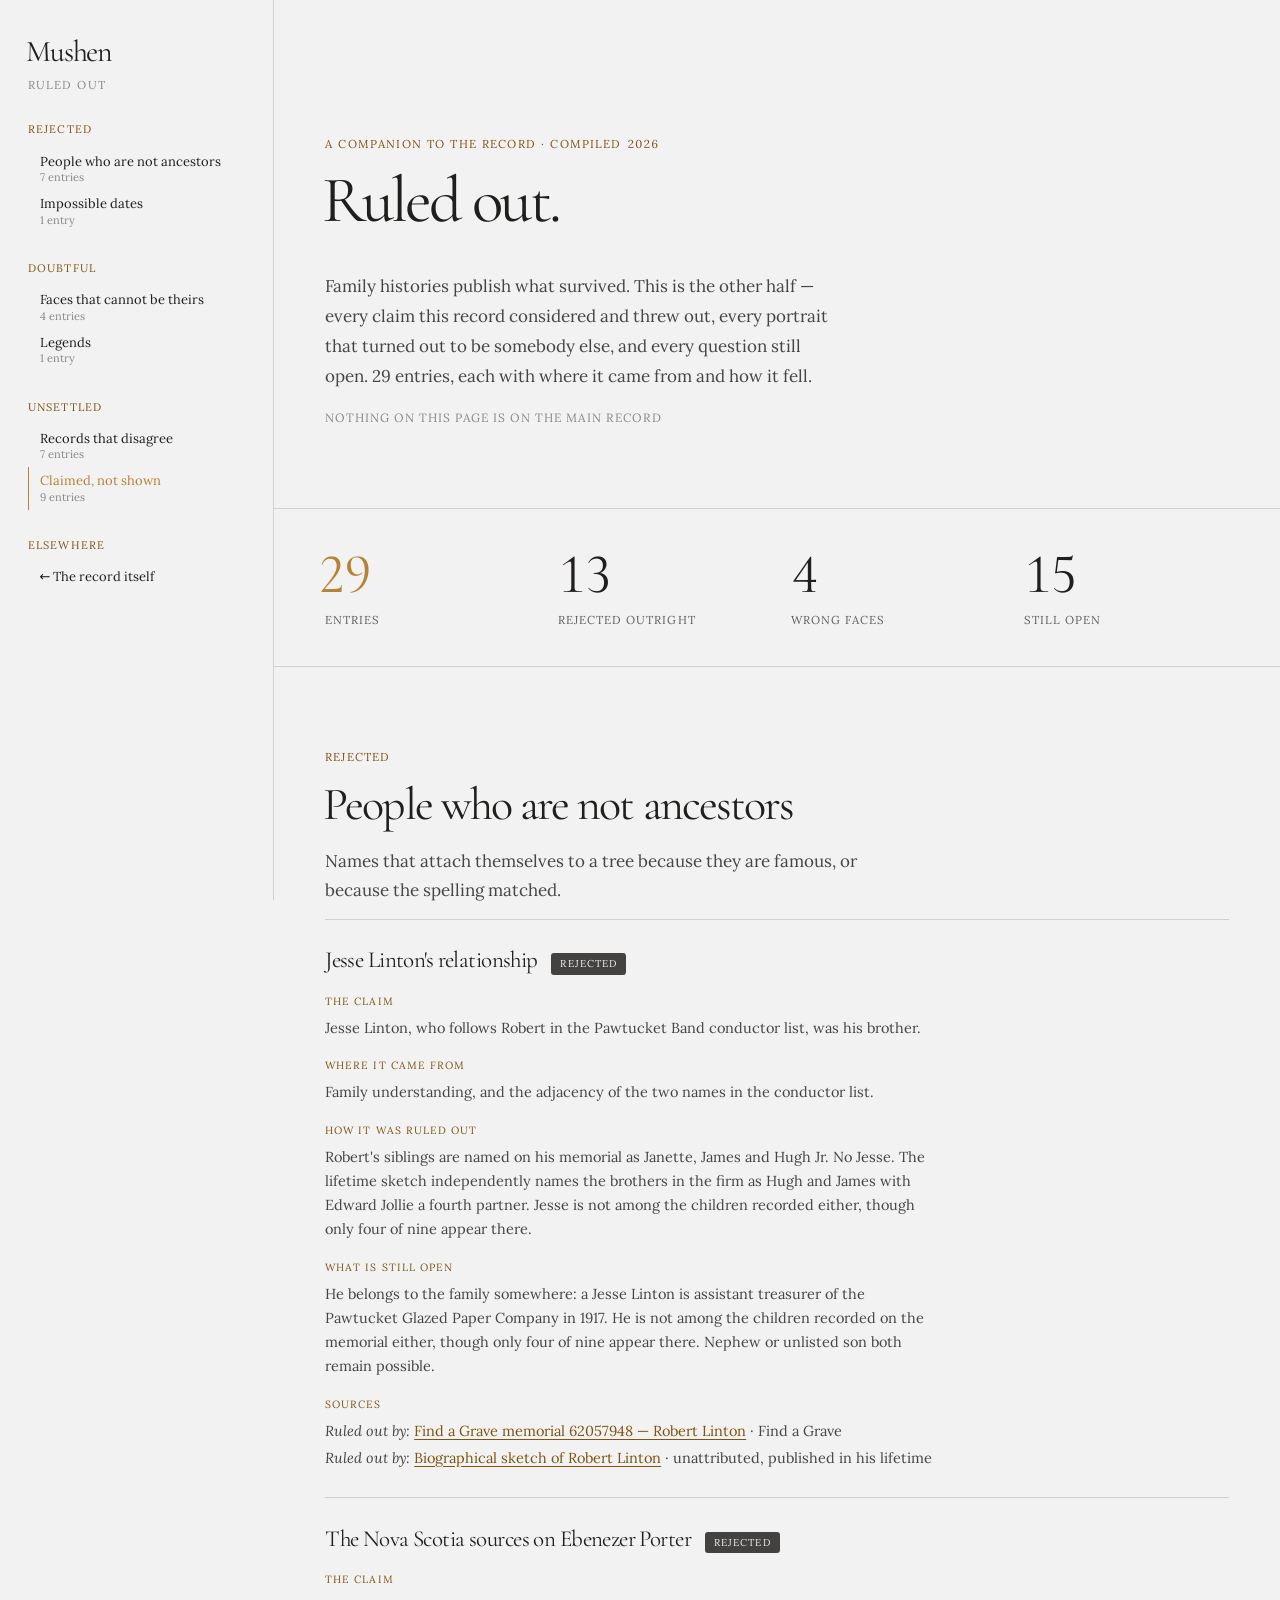
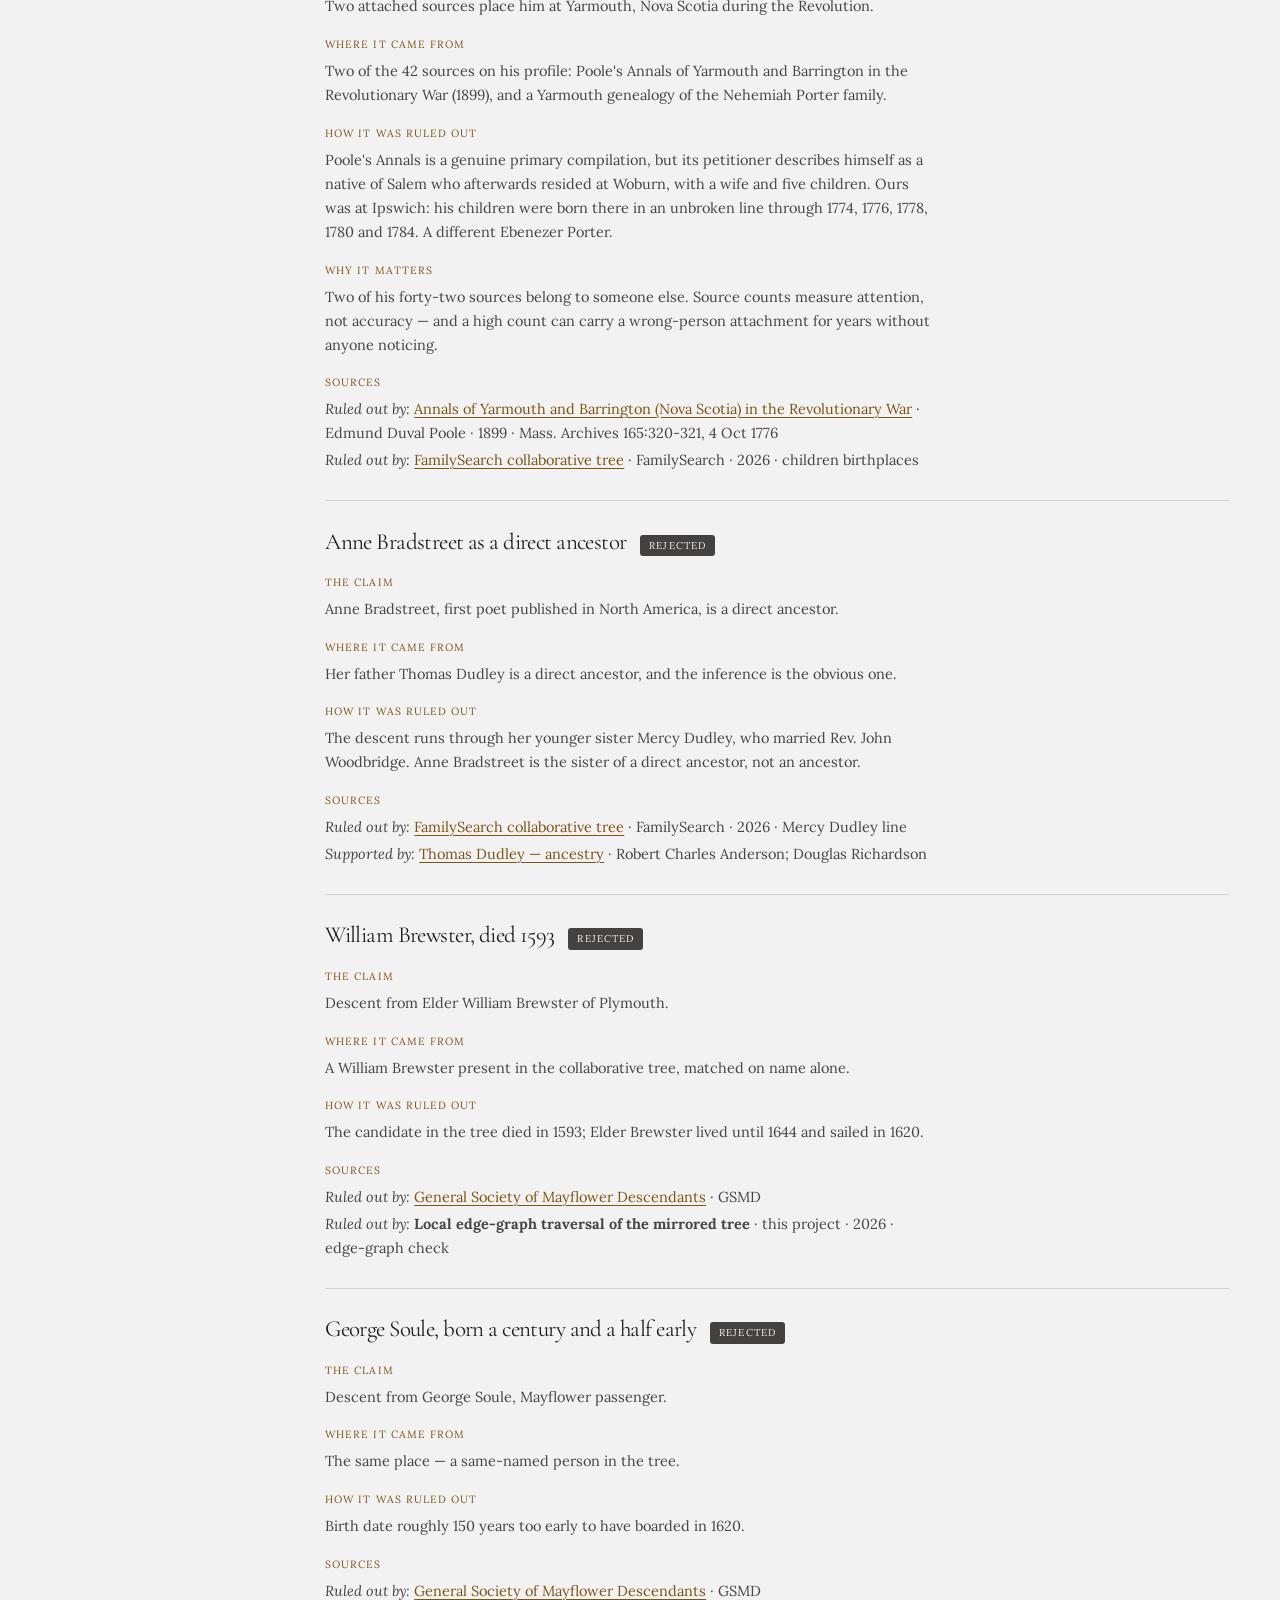
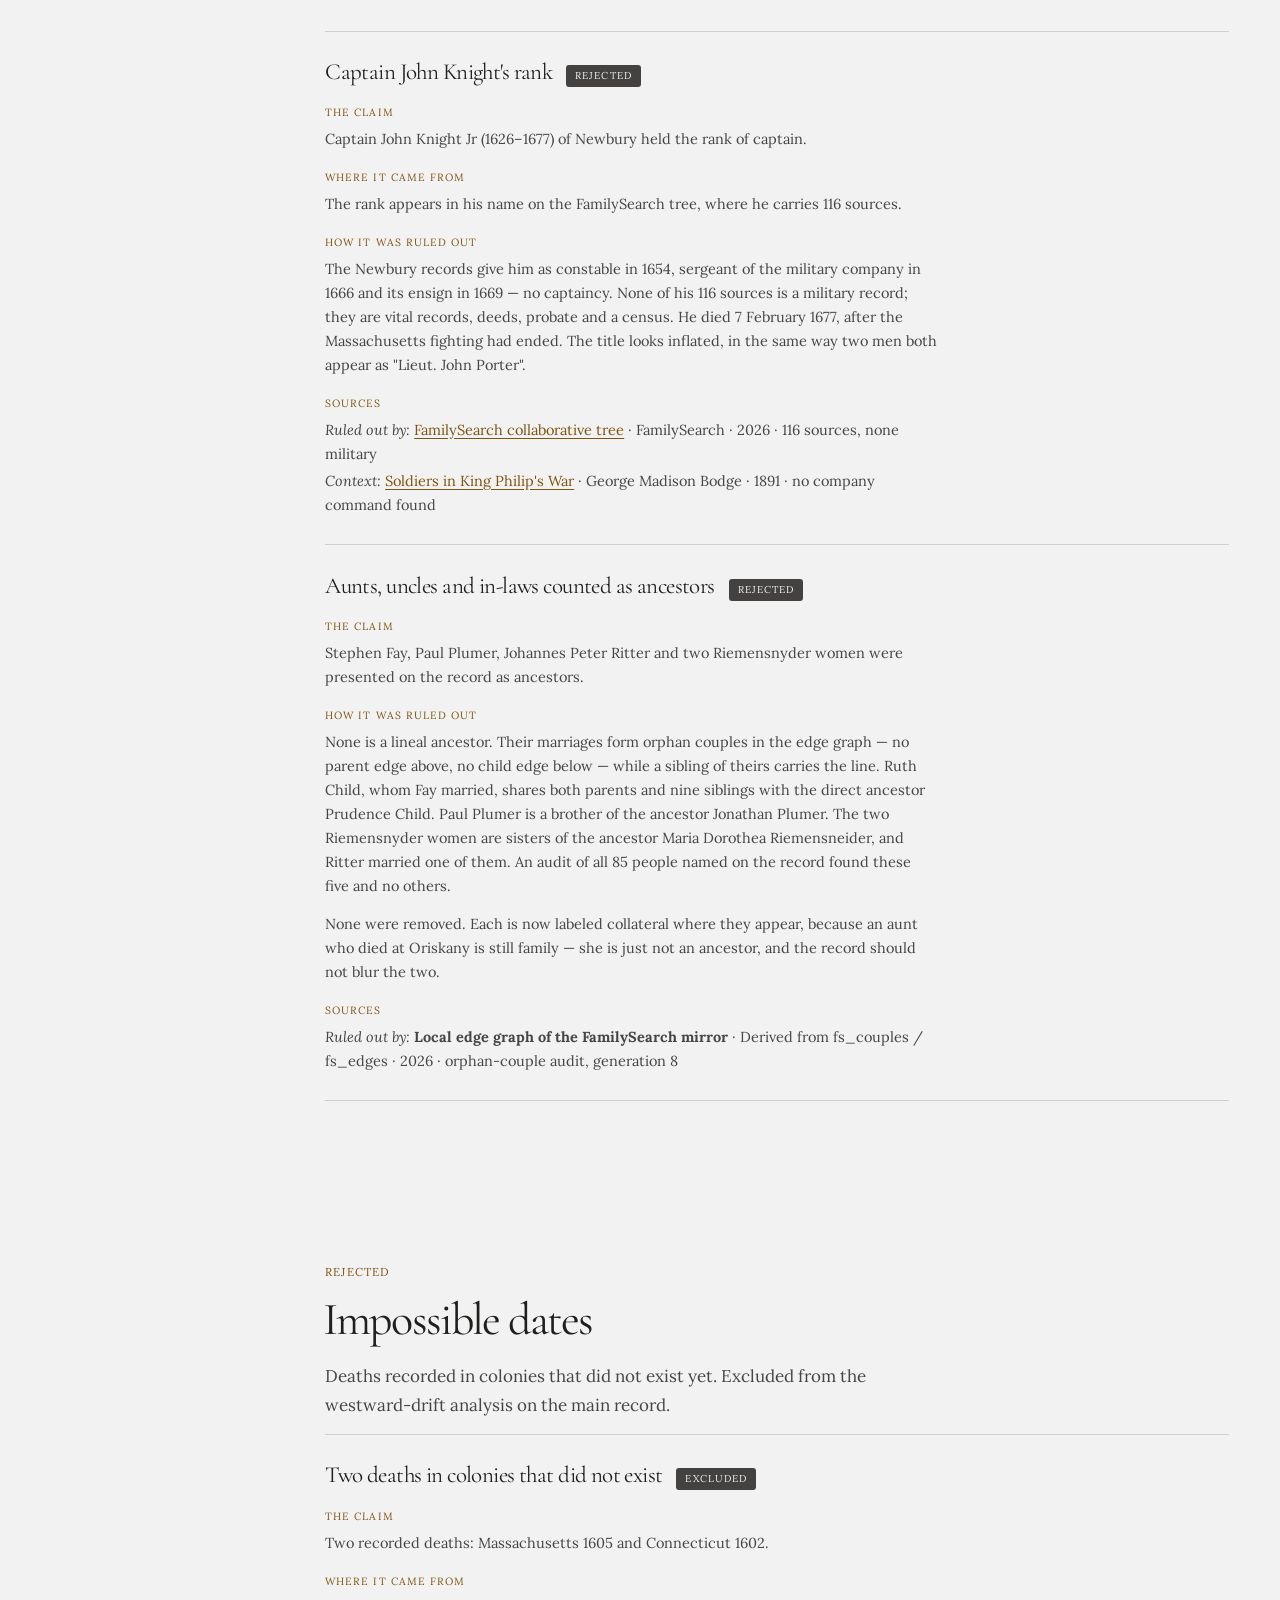
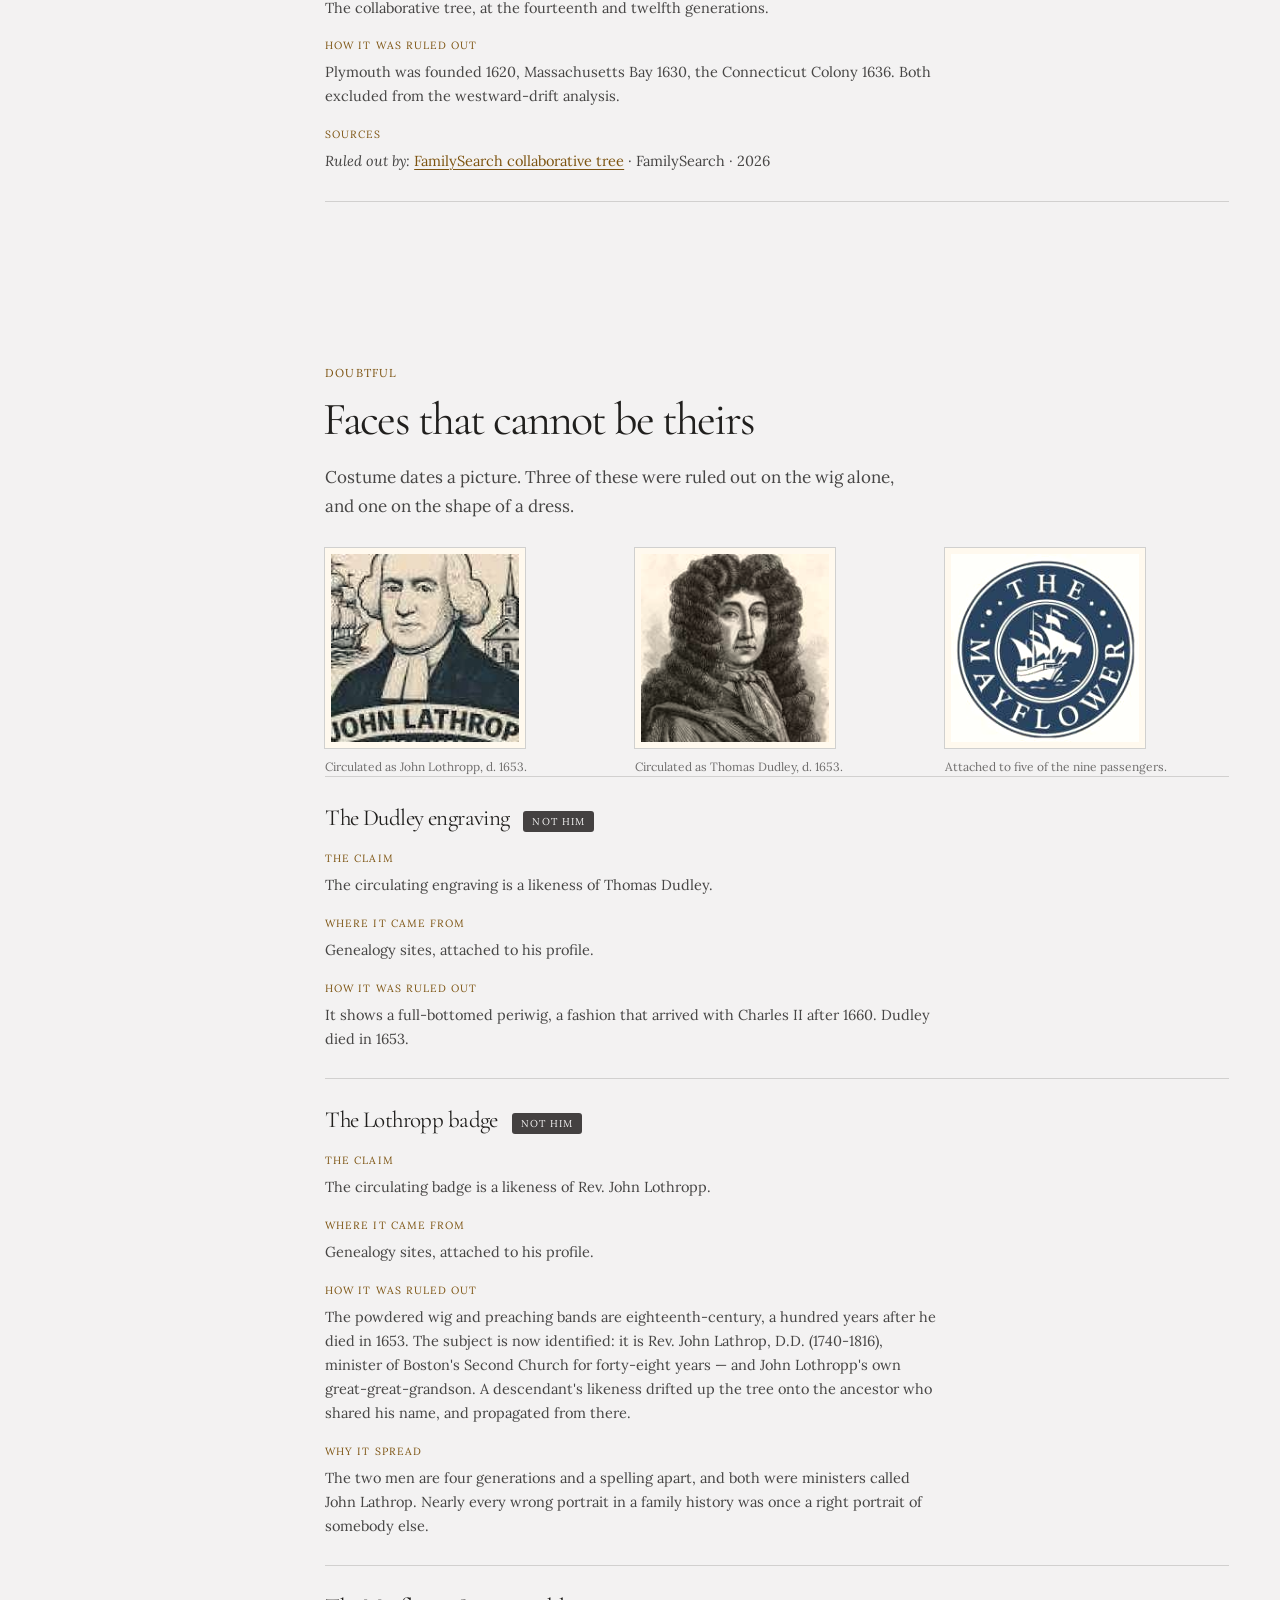
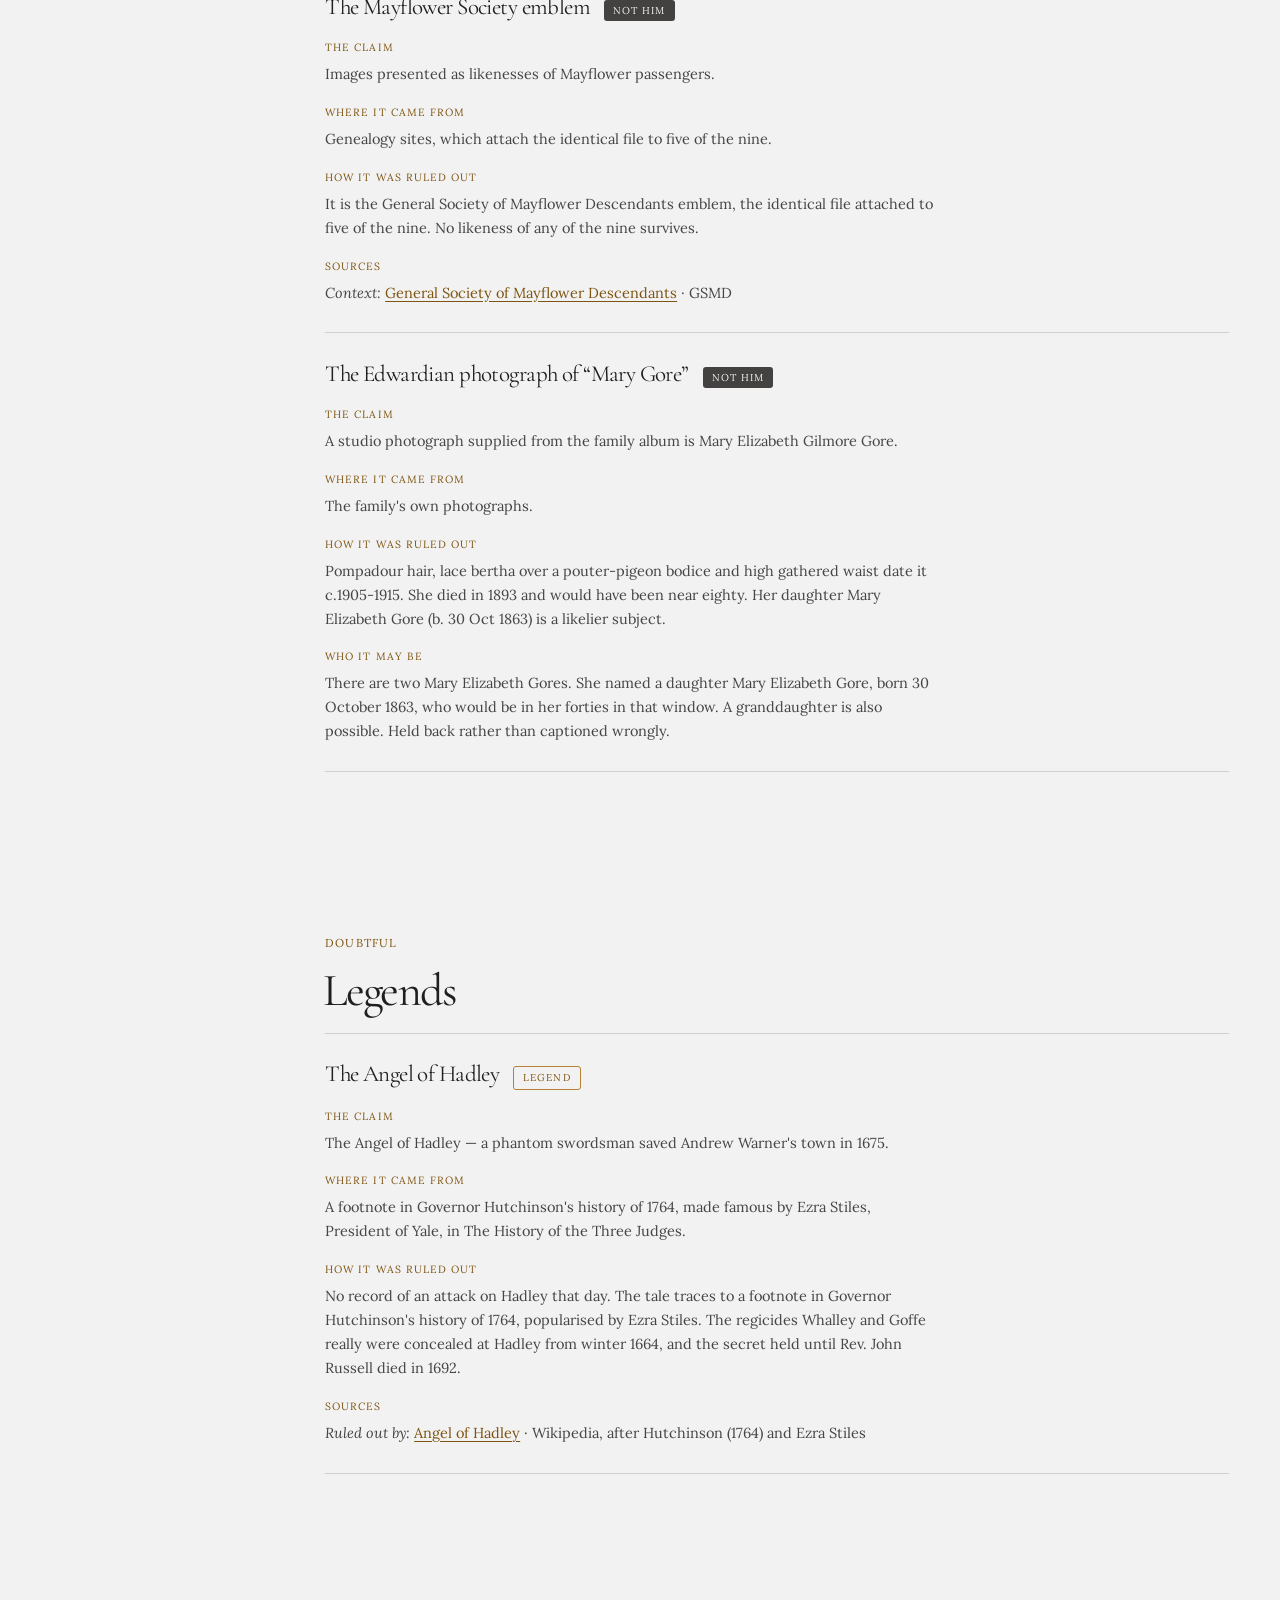
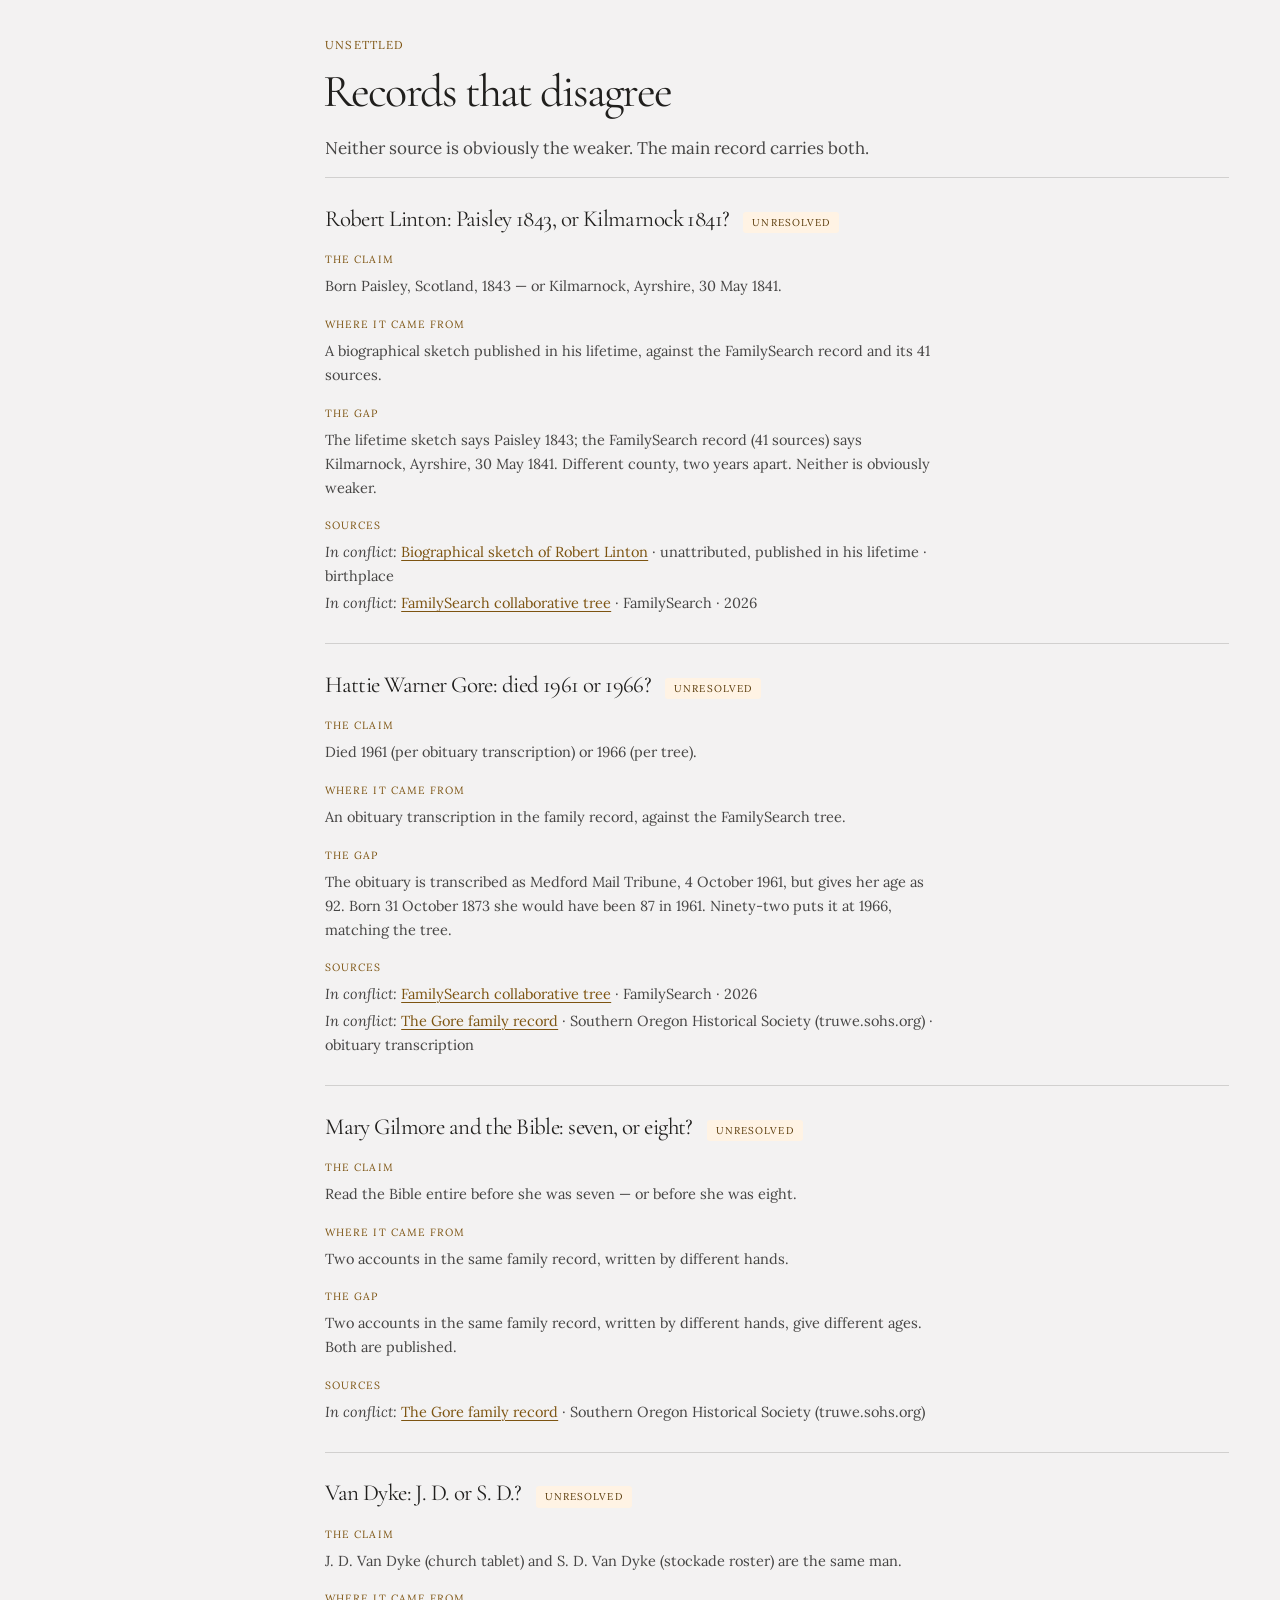
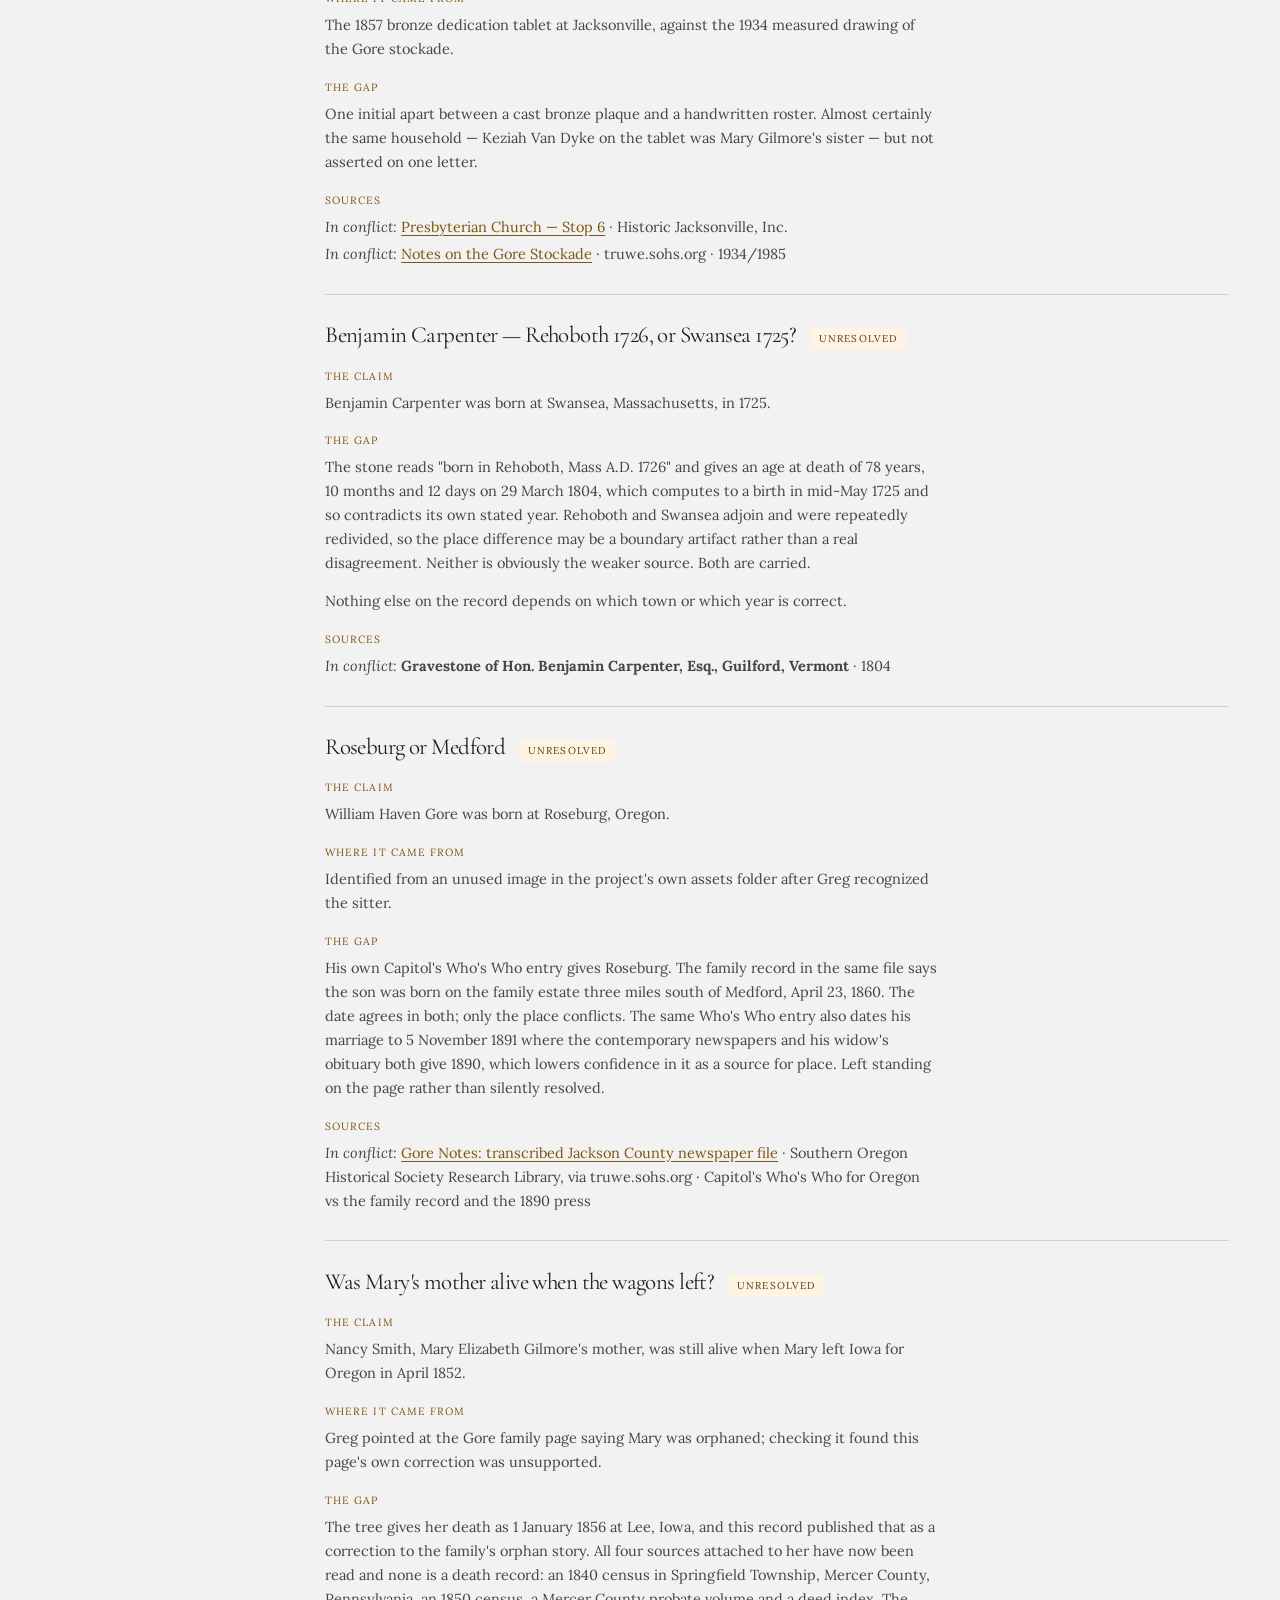
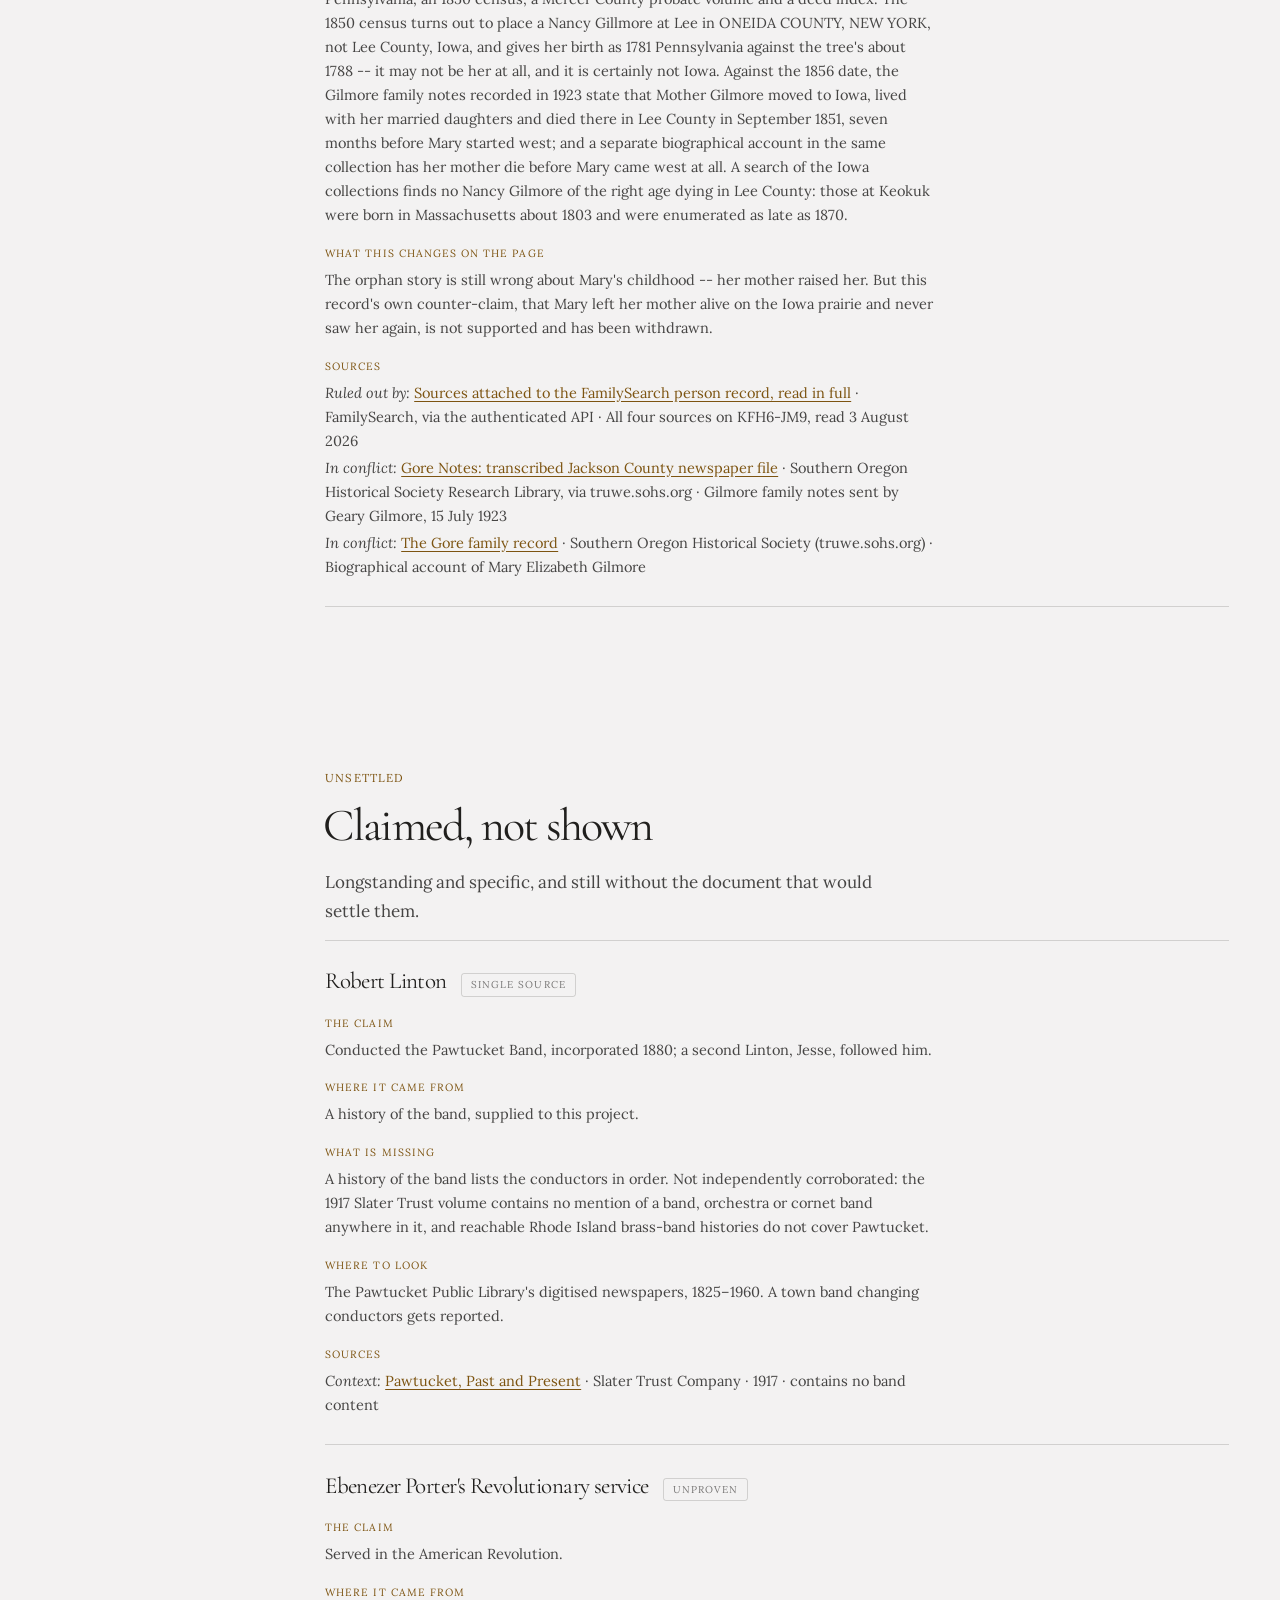
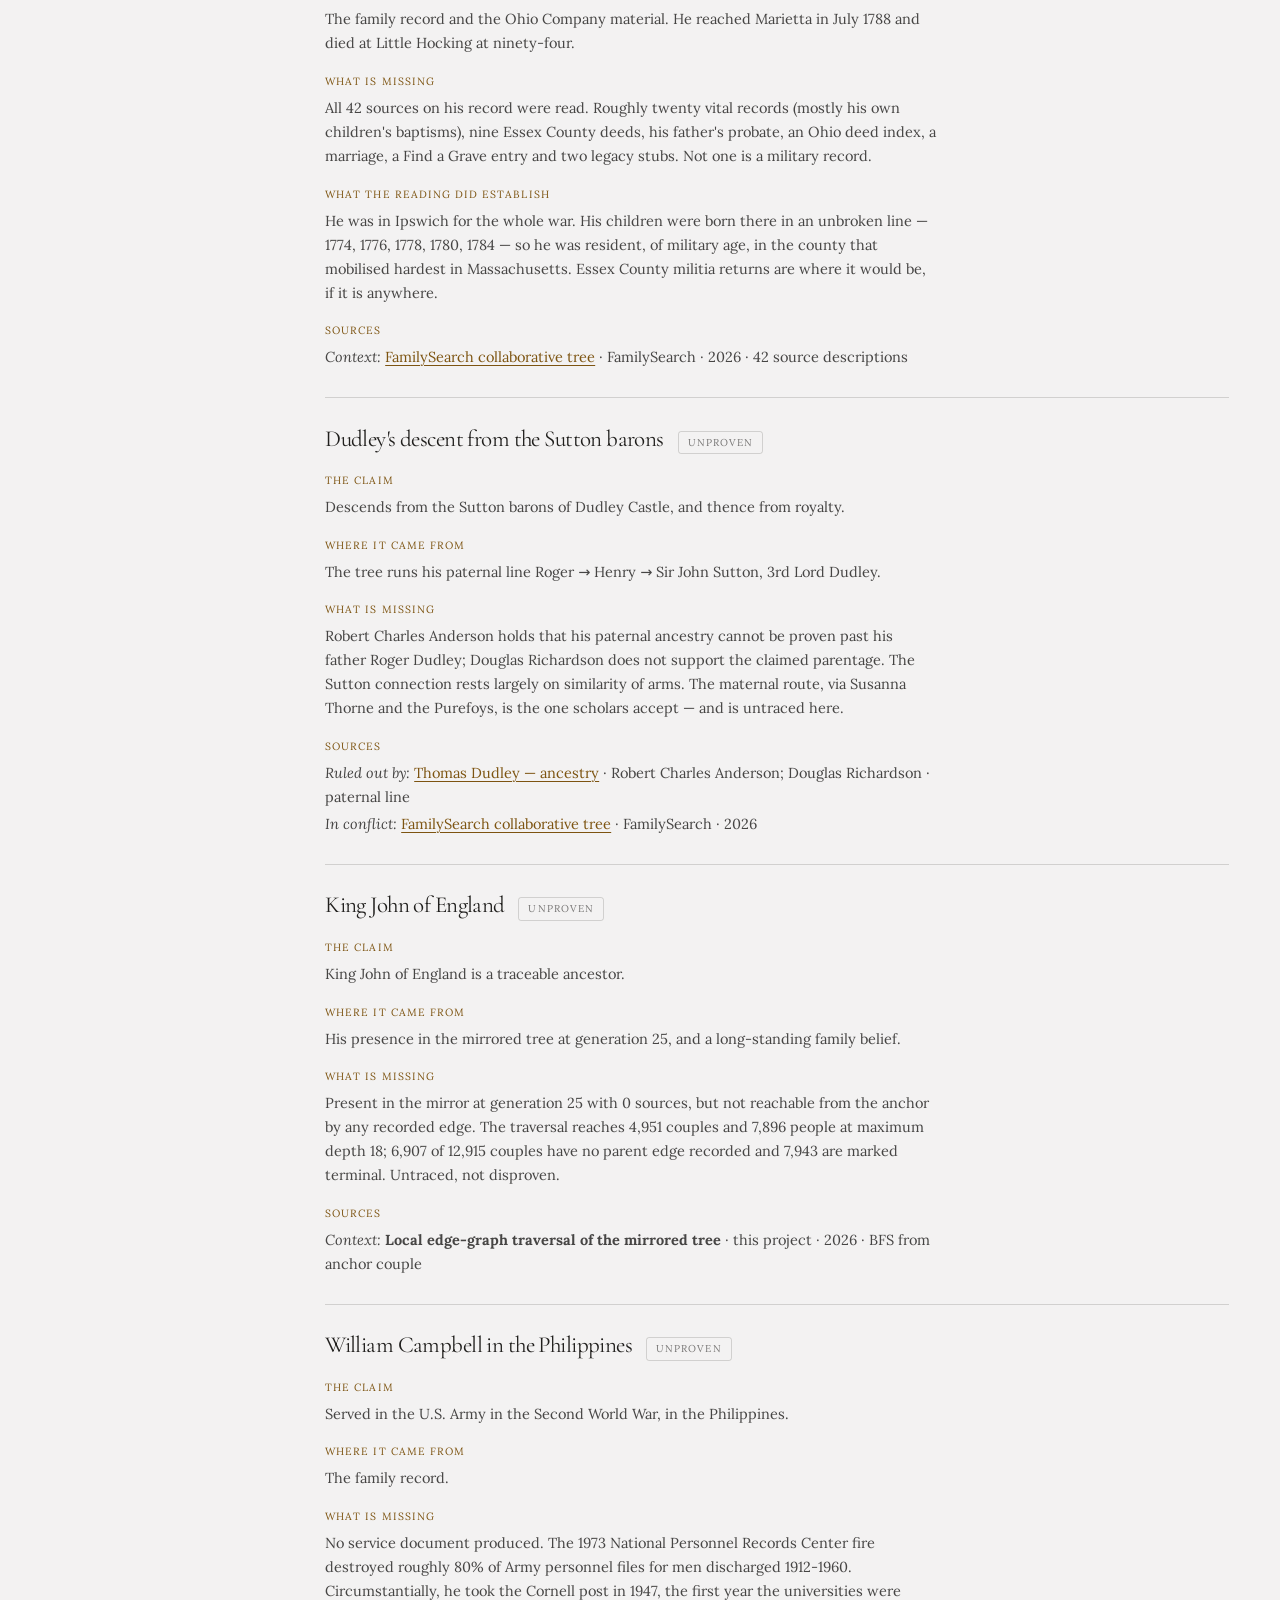
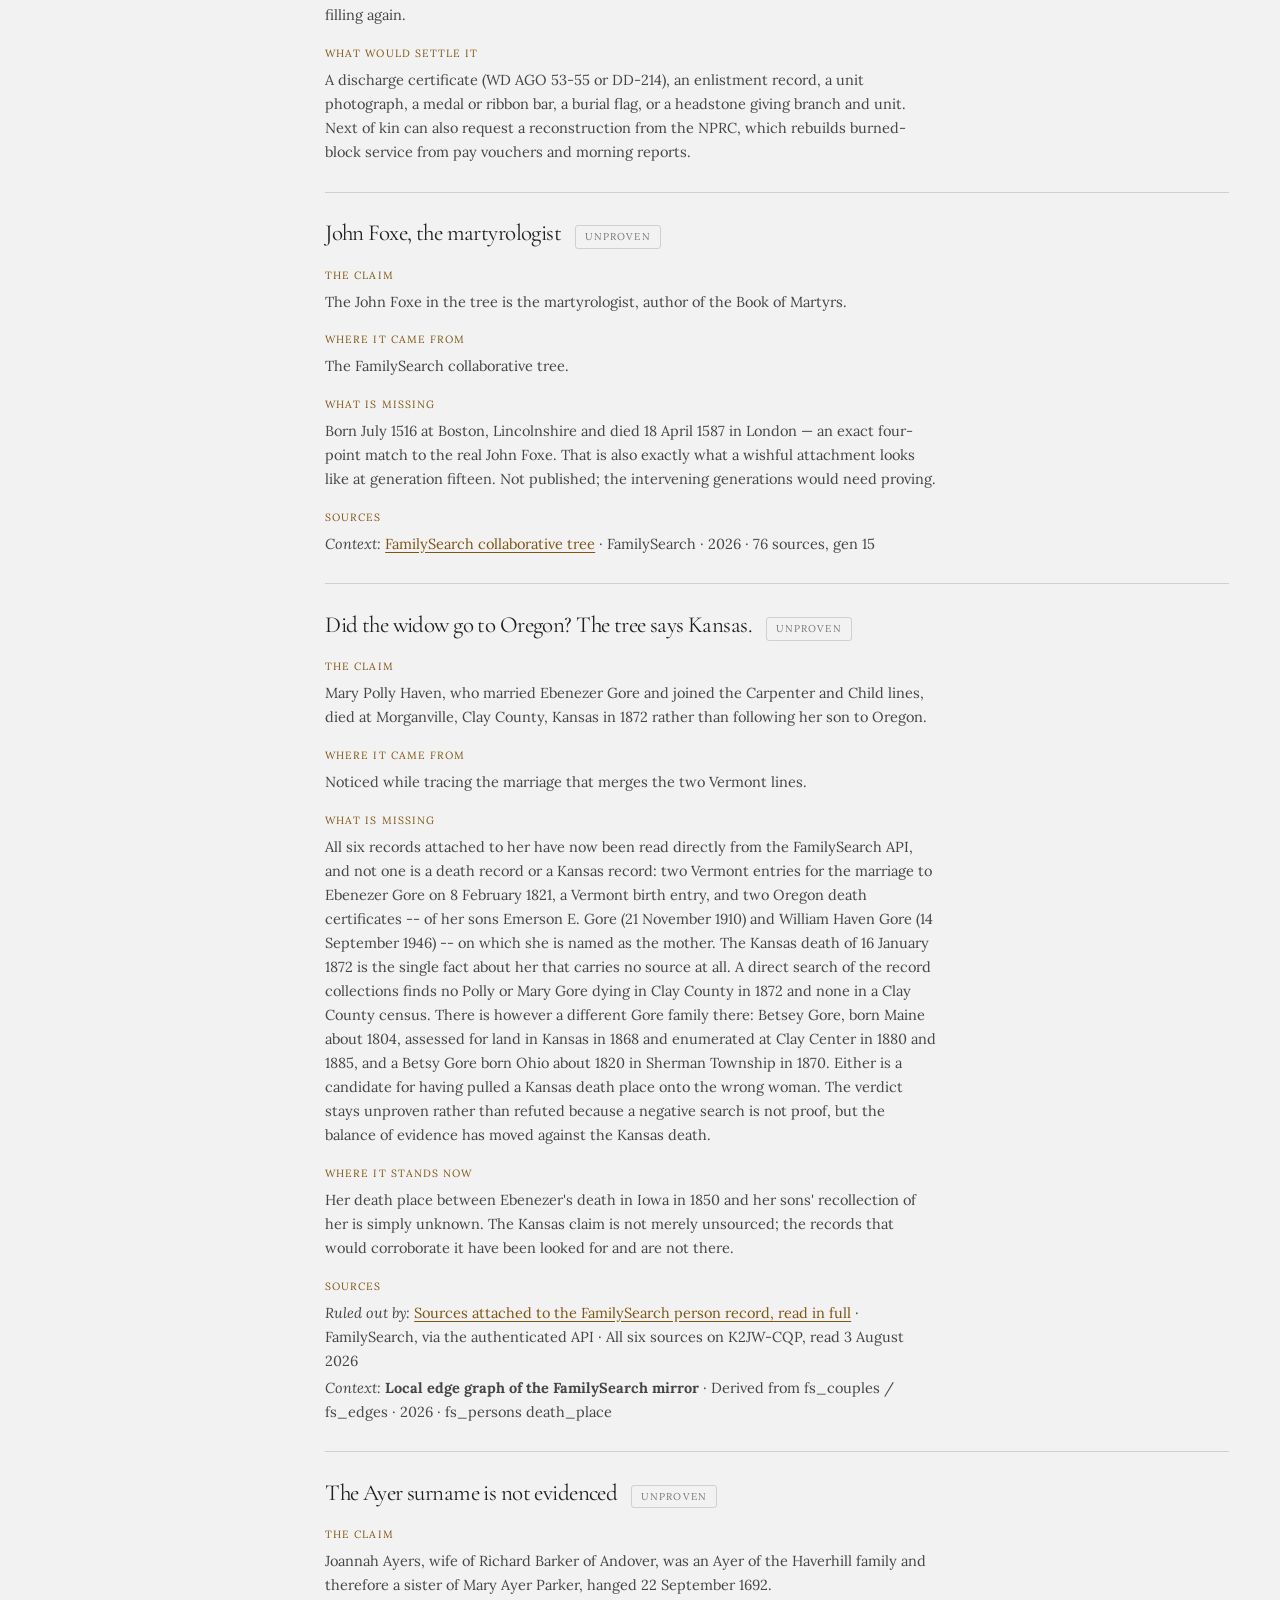
<file: ruled-out.html>
<!doctype html>
<html lang="en">
<head>
<meta charset="utf-8">
<meta name="viewport" content="width=device-width,initial-scale=1">
<title>Ruled out — Mushen Family History</title>
<meta name="description" content="Everything this family record considered and rejected: false ancestors, impossible dates, portraits that cannot be their subjects, legends, unresolved conflicts, and claims still unproven.">
<meta name="color-scheme" content="light">
<link rel="preconnect" href="https://fonts.googleapis.com">
<link rel="preconnect" href="https://fonts.gstatic.com" crossorigin>
<link rel="stylesheet" href="assets/classical.css?v=94">
<link rel="stylesheet" href="assets/site.css?v=94">
<script>
  if (!matchMedia('(prefers-reduced-motion: reduce)').matches
      && 'IntersectionObserver' in window) {
    document.documentElement.classList.add('reveal-enabled');
  }
</script>
</head>
<body>

<!-- Generated by generate-ruled-out.py from fs_findings. Do not edit by hand. -->

<a class="skip-link" href="#top">Skip to the list</a>

<aside data-rail aria-label="Index">
  <div class="rail-head">
    <a class="wordmark" href="/">Mushen</a>
    <p class="rail-sub">Ruled out</p>
  </div>

  <nav data-index aria-label="Sections">
    <div class="index-group">
      <p class="index-label">Rejected</p>
      <ul>
        <li><a data-navlink href="#people">People who are not ancestors<span class="sub">7 entries</span></a></li>
        <li><a data-navlink href="#dates">Impossible dates<span class="sub">1 entry</span></a></li>
      </ul>
    </div>
    <div class="index-group">
      <p class="index-label">Doubtful</p>
      <ul>
        <li><a data-navlink href="#faces">Faces that cannot be theirs<span class="sub">4 entries</span></a></li>
        <li><a data-navlink href="#legends">Legends<span class="sub">1 entry</span></a></li>
      </ul>
    </div>
    <div class="index-group">
      <p class="index-label">Unsettled</p>
      <ul>
        <li><a data-navlink href="#conflicts">Records that disagree<span class="sub">7 entries</span></a></li>
        <li><a data-navlink href="#unproven">Claimed, not shown<span class="sub">9 entries</span></a></li>
      </ul>
    </div>
    <div class="index-group">
      <p class="index-label">Elsewhere</p>
      <ul>
        <li><a data-navlink href="/">← The record itself</a></li>
      </ul>
    </div>
  </nav>
</aside>

<main data-main>

<header id="top">
  <p class="kicker">A companion to the record · compiled 2026</p>
  <h1 class="display">Ruled out.</h1>
  <p class="dek">Family histories publish what survived. This is the other half — every
  claim this record considered and threw out, every portrait that turned out to be
  somebody else, and every question still open. 29 entries, each with where it came
  from and how it fell.</p>
  <p class="hint">Nothing on this page is on the main record</p>
</header>

<section class="stats" aria-label="Summary">
  <div class="stat stat--accent"><b>29</b><span>Entries</span></div>
  <div class="stat"><b>13</b><span>Rejected outright</span></div>
  <div class="stat"><b>4</b><span>Wrong faces</span></div>
  <div class="stat"><b>15</b><span>Still open</span></div>
</section>

<section data-anchor id="people">
  <p class="kicker">Rejected</p>
  <h2>People who are not ancestors</h2>
  <p class="lead">Names that attach themselves to a tree because they are famous, or because the spelling matched.</p>
  <article class="claim">
    <div class="claim-head"><h3>Jesse Linton's relationship</h3><span class="verdict v-out">Rejected</span></div>
    <dl>
      <dt>The claim</dt>
      <dd>Jesse Linton, who follows Robert in the Pawtucket Band conductor list, was his brother.</dd>
      <dt>Where it came from</dt>
      <dd>Family understanding, and the adjacency of the two names in the conductor list.</dd>
      <dt>How it was ruled out</dt>
      <dd>Robert's siblings are named on his memorial as Janette, James and Hugh Jr. No Jesse. The lifetime sketch independently names the brothers in the firm as Hugh and James with Edward Jollie a fourth partner. Jesse is not among the children recorded either, though only four of nine appear there.</dd>
      <dt>What is still open</dt>
      <dd>He belongs to the family somewhere: a Jesse Linton is assistant treasurer of the Pawtucket Glazed Paper Company in 1917. He is not among the children recorded on the memorial either, though only four of nine appear there. Nephew or unlisted son both remain possible.</dd>
      <dt>Sources</dt>
      <dd><em>Ruled out by:</em> <a href="https://www.findagrave.com/memorial/62057948/robert-linton" rel="noopener">Find a Grave memorial 62057948 — Robert Linton</a> · Find a Grave</dd>
      <dd><em>Ruled out by:</em> <a href="https://www.findagrave.com/memorial/62057948/robert-linton" rel="noopener">Biographical sketch of Robert Linton</a> · unattributed, published in his lifetime</dd>
    </dl>
  </article>
  <article class="claim">
    <div class="claim-head"><h3>The Nova Scotia sources on Ebenezer Porter</h3><span class="verdict v-out">Rejected</span></div>
    <dl>
      <dt>The claim</dt>
      <dd>Two attached sources place him at Yarmouth, Nova Scotia during the Revolution.</dd>
      <dt>Where it came from</dt>
      <dd>Two of the 42 sources on his profile: Poole's Annals of Yarmouth and Barrington in the Revolutionary War (1899), and a Yarmouth genealogy of the Nehemiah Porter family.</dd>
      <dt>How it was ruled out</dt>
      <dd>Poole's Annals is a genuine primary compilation, but its petitioner describes himself as a native of Salem who afterwards resided at Woburn, with a wife and five children. Ours was at Ipswich: his children were born there in an unbroken line through 1774, 1776, 1778, 1780 and 1784. A different Ebenezer Porter.</dd>
      <dt>Why it matters</dt>
      <dd>Two of his forty-two sources belong to someone else. Source counts measure attention, not accuracy — and a high count can carry a wrong-person attachment for years without anyone noticing.</dd>
      <dt>Sources</dt>
      <dd><em>Ruled out by:</em> <a href="https://archive.org/details/annalsofyarmouth00pooluoft" rel="noopener">Annals of Yarmouth and Barrington (Nova Scotia) in the Revolutionary War</a> · Edmund Duval Poole · 1899 · Mass. Archives 165:320-321, 4 Oct 1776</dd>
      <dd><em>Ruled out by:</em> <a href="https://www.familysearch.org/tree/" rel="noopener">FamilySearch collaborative tree</a> · FamilySearch · 2026 · children birthplaces</dd>
    </dl>
  </article>
  <article class="claim">
    <div class="claim-head"><h3>Anne Bradstreet as a direct ancestor</h3><span class="verdict v-out">Rejected</span></div>
    <dl>
      <dt>The claim</dt>
      <dd>Anne Bradstreet, first poet published in North America, is a direct ancestor.</dd>
      <dt>Where it came from</dt>
      <dd>Her father Thomas Dudley is a direct ancestor, and the inference is the obvious one.</dd>
      <dt>How it was ruled out</dt>
      <dd>The descent runs through her younger sister Mercy Dudley, who married Rev. John Woodbridge. Anne Bradstreet is the sister of a direct ancestor, not an ancestor.</dd>
      <dt>Sources</dt>
      <dd><em>Ruled out by:</em> <a href="https://www.familysearch.org/tree/" rel="noopener">FamilySearch collaborative tree</a> · FamilySearch · 2026 · Mercy Dudley line</dd>
      <dd><em>Supported by:</em> <a href="https://en.wikipedia.org/wiki/Thomas_Dudley" rel="noopener">Thomas Dudley — ancestry</a> · Robert Charles Anderson; Douglas Richardson</dd>
    </dl>
  </article>
  <article class="claim">
    <div class="claim-head"><h3>William Brewster, died 1593</h3><span class="verdict v-out">Rejected</span></div>
    <dl>
      <dt>The claim</dt>
      <dd>Descent from Elder William Brewster of Plymouth.</dd>
      <dt>Where it came from</dt>
      <dd>A William Brewster present in the collaborative tree, matched on name alone.</dd>
      <dt>How it was ruled out</dt>
      <dd>The candidate in the tree died in 1593; Elder Brewster lived until 1644 and sailed in 1620.</dd>
      <dt>Sources</dt>
      <dd><em>Ruled out by:</em> <a href="https://www.themayflowersociety.org/" rel="noopener">General Society of Mayflower Descendants</a> · GSMD</dd>
      <dd><em>Ruled out by:</em> <b>Local edge-graph traversal of the mirrored tree</b> · this project · 2026 · edge-graph check</dd>
    </dl>
  </article>
  <article class="claim">
    <div class="claim-head"><h3>George Soule, born a century and a half early</h3><span class="verdict v-out">Rejected</span></div>
    <dl>
      <dt>The claim</dt>
      <dd>Descent from George Soule, Mayflower passenger.</dd>
      <dt>Where it came from</dt>
      <dd>The same place — a same-named person in the tree.</dd>
      <dt>How it was ruled out</dt>
      <dd>Birth date roughly 150 years too early to have boarded in 1620.</dd>
      <dt>Sources</dt>
      <dd><em>Ruled out by:</em> <a href="https://www.themayflowersociety.org/" rel="noopener">General Society of Mayflower Descendants</a> · GSMD</dd>
    </dl>
  </article>
  <article class="claim">
    <div class="claim-head"><h3>Captain John Knight's rank</h3><span class="verdict v-out">Rejected</span></div>
    <dl>
      <dt>The claim</dt>
      <dd>Captain John Knight Jr (1626–1677) of Newbury held the rank of captain.</dd>
      <dt>Where it came from</dt>
      <dd>The rank appears in his name on the FamilySearch tree, where he carries 116 sources.</dd>
      <dt>How it was ruled out</dt>
      <dd>The Newbury records give him as constable in 1654, sergeant of the military company in 1666 and its ensign in 1669 — no captaincy. None of his 116 sources is a military record; they are vital records, deeds, probate and a census. He died 7 February 1677, after the Massachusetts fighting had ended. The title looks inflated, in the same way two men both appear as "Lieut. John Porter".</dd>
      <dt>Sources</dt>
      <dd><em>Ruled out by:</em> <a href="https://www.familysearch.org/tree/" rel="noopener">FamilySearch collaborative tree</a> · FamilySearch · 2026 · 116 sources, none military</dd>
      <dd><em>Context:</em> <a href="https://archive.org/details/soldiersinkingph00bodg" rel="noopener">Soldiers in King Philip's War</a> · George Madison Bodge · 1891 · no company command found</dd>
    </dl>
  </article>
  <article class="claim">
    <div class="claim-head"><h3>Aunts, uncles and in-laws counted as ancestors</h3><span class="verdict v-out">Rejected</span></div>
    <dl>
      <dt>The claim</dt>
      <dd>Stephen Fay, Paul Plumer, Johannes Peter Ritter and two Riemensnyder women were presented on the record as ancestors.</dd>
      <dt>How it was ruled out</dt>
      <dd>None is a lineal ancestor. Their marriages form orphan couples in the edge graph — no parent edge above, no child edge below — while a sibling of theirs carries the line. Ruth Child, whom Fay married, shares both parents and nine siblings with the direct ancestor Prudence Child. Paul Plumer is a brother of the ancestor Jonathan Plumer. The two Riemensnyder women are sisters of the ancestor Maria Dorothea Riemensneider, and Ritter married one of them. An audit of all 85 people named on the record found these five and no others.</dd>
      <dt></dt>
      <dd>None were removed. Each is now labeled collateral where they appear, because an aunt who died at Oriskany is still family — she is just not an ancestor, and the record should not blur the two.</dd>
      <dt>Sources</dt>
      <dd><em>Ruled out by:</em> <b>Local edge graph of the FamilySearch mirror</b> · Derived from fs_couples / fs_edges · 2026 · orphan-couple audit, generation 8</dd>
    </dl>
  </article>
</section>

<section data-anchor id="dates">
  <p class="kicker">Rejected</p>
  <h2>Impossible dates</h2>
  <p class="lead">Deaths recorded in colonies that did not exist yet. Excluded from the westward-drift analysis on the main record.</p>
  <article class="claim">
    <div class="claim-head"><h3>Two deaths in colonies that did not exist</h3><span class="verdict v-out">Excluded</span></div>
    <dl>
      <dt>The claim</dt>
      <dd>Two recorded deaths: Massachusetts 1605 and Connecticut 1602.</dd>
      <dt>Where it came from</dt>
      <dd>The collaborative tree, at the fourteenth and twelfth generations.</dd>
      <dt>How it was ruled out</dt>
      <dd>Plymouth was founded 1620, Massachusetts Bay 1630, the Connecticut Colony 1636. Both excluded from the westward-drift analysis.</dd>
      <dt>Sources</dt>
      <dd><em>Ruled out by:</em> <a href="https://www.familysearch.org/tree/" rel="noopener">FamilySearch collaborative tree</a> · FamilySearch · 2026</dd>
    </dl>
  </article>
</section>

<section data-anchor id="faces">
  <p class="kicker">Doubtful</p>
  <h2>Faces that cannot be theirs</h2>
  <p class="lead">Costume dates a picture. Three of these were ruled out on the wig alone, and one on the shape of a dress.</p>
  <div class="trio">
    <figure><img class="plate" width="200" height="200" src="assets/img/john-lothrop.jpg" alt="Commemorative badge showing a clergyman in a powdered wig."><figcaption>Circulated as John Lothropp, d. 1653.</figcaption></figure>
    <figure><img class="plate" width="200" height="200" src="assets/img/thomas-dudley.jpg" alt="Engraved bust of a man in a full-bottomed periwig."><figcaption>Circulated as Thomas Dudley, d. 1653.</figcaption></figure>
    <figure><img class="plate" width="200" height="200" src="assets/img/howland.jpg" alt="General Society of Mayflower Descendants emblem."><figcaption>Attached to five of the nine passengers.</figcaption></figure>
  </div>
  <article class="claim">
    <div class="claim-head"><h3>The Dudley engraving</h3><span class="verdict v-out">Not him</span></div>
    <dl>
      <dt>The claim</dt>
      <dd>The circulating engraving is a likeness of Thomas Dudley.</dd>
      <dt>Where it came from</dt>
      <dd>Genealogy sites, attached to his profile.</dd>
      <dt>How it was ruled out</dt>
      <dd>It shows a full-bottomed periwig, a fashion that arrived with Charles II after 1660. Dudley died in 1653.</dd>
    </dl>
  </article>
  <article class="claim">
    <div class="claim-head"><h3>The Lothropp badge</h3><span class="verdict v-out">Not him</span></div>
    <dl>
      <dt>The claim</dt>
      <dd>The circulating badge is a likeness of Rev. John Lothropp.</dd>
      <dt>Where it came from</dt>
      <dd>Genealogy sites, attached to his profile.</dd>
      <dt>How it was ruled out</dt>
      <dd>The powdered wig and preaching bands are eighteenth-century, a hundred years after he died in 1653. The subject is now identified: it is Rev. John Lathrop, D.D. (1740-1816), minister of Boston's Second Church for forty-eight years — and John Lothropp's own great-great-grandson. A descendant's likeness drifted up the tree onto the ancestor who shared his name, and propagated from there.</dd>
      <dt>Why it spread</dt>
      <dd>The two men are four generations and a spelling apart, and both were ministers called John Lathrop. Nearly every wrong portrait in a family history was once a right portrait of somebody else.</dd>
    </dl>
  </article>
  <article class="claim">
    <div class="claim-head"><h3>The Mayflower Society emblem</h3><span class="verdict v-out">Not him</span></div>
    <dl>
      <dt>The claim</dt>
      <dd>Images presented as likenesses of Mayflower passengers.</dd>
      <dt>Where it came from</dt>
      <dd>Genealogy sites, which attach the identical file to five of the nine.</dd>
      <dt>How it was ruled out</dt>
      <dd>It is the General Society of Mayflower Descendants emblem, the identical file attached to five of the nine. No likeness of any of the nine survives.</dd>
      <dt>Sources</dt>
      <dd><em>Context:</em> <a href="https://www.themayflowersociety.org/" rel="noopener">General Society of Mayflower Descendants</a> · GSMD</dd>
    </dl>
  </article>
  <article class="claim">
    <div class="claim-head"><h3>The Edwardian photograph of “Mary Gore”</h3><span class="verdict v-out">Not him</span></div>
    <dl>
      <dt>The claim</dt>
      <dd>A studio photograph supplied from the family album is Mary Elizabeth Gilmore Gore.</dd>
      <dt>Where it came from</dt>
      <dd>The family's own photographs.</dd>
      <dt>How it was ruled out</dt>
      <dd>Pompadour hair, lace bertha over a pouter-pigeon bodice and high gathered waist date it c.1905-1915. She died in 1893 and would have been near eighty. Her daughter Mary Elizabeth Gore (b. 30 Oct 1863) is a likelier subject.</dd>
      <dt>Who it may be</dt>
      <dd>There are two Mary Elizabeth Gores. She named a daughter Mary Elizabeth Gore, born 30 October 1863, who would be in her forties in that window. A granddaughter is also possible. Held back rather than captioned wrongly.</dd>
    </dl>
  </article>
</section>

<section data-anchor id="legends">
  <p class="kicker">Doubtful</p>
  <h2>Legends</h2>
  <article class="claim">
    <div class="claim-head"><h3>The Angel of Hadley</h3><span class="verdict v-legend">Legend</span></div>
    <dl>
      <dt>The claim</dt>
      <dd>The Angel of Hadley — a phantom swordsman saved Andrew Warner's town in 1675.</dd>
      <dt>Where it came from</dt>
      <dd>A footnote in Governor Hutchinson's history of 1764, made famous by Ezra Stiles, President of Yale, in The History of the Three Judges.</dd>
      <dt>How it was ruled out</dt>
      <dd>No record of an attack on Hadley that day. The tale traces to a footnote in Governor Hutchinson's history of 1764, popularised by Ezra Stiles. The regicides Whalley and Goffe really were concealed at Hadley from winter 1664, and the secret held until Rev. John Russell died in 1692.</dd>
      <dt>Sources</dt>
      <dd><em>Ruled out by:</em> <a href="https://en.wikipedia.org/wiki/Angel_of_Hadley" rel="noopener">Angel of Hadley</a> · Wikipedia, after Hutchinson (1764) and Ezra Stiles</dd>
    </dl>
  </article>
</section>

<section data-anchor id="conflicts">
  <p class="kicker">Unsettled</p>
  <h2>Records that disagree</h2>
  <p class="lead">Neither source is obviously the weaker. The main record carries both.</p>
  <article class="claim">
    <div class="claim-head"><h3>Robert Linton: Paisley 1843, or Kilmarnock 1841?</h3><span class="verdict v-conflict">Unresolved</span></div>
    <dl>
      <dt>The claim</dt>
      <dd>Born Paisley, Scotland, 1843 — or Kilmarnock, Ayrshire, 30 May 1841.</dd>
      <dt>Where it came from</dt>
      <dd>A biographical sketch published in his lifetime, against the FamilySearch record and its 41 sources.</dd>
      <dt>The gap</dt>
      <dd>The lifetime sketch says Paisley 1843; the FamilySearch record (41 sources) says Kilmarnock, Ayrshire, 30 May 1841. Different county, two years apart. Neither is obviously weaker.</dd>
      <dt>Sources</dt>
      <dd><em>In conflict:</em> <a href="https://www.findagrave.com/memorial/62057948/robert-linton" rel="noopener">Biographical sketch of Robert Linton</a> · unattributed, published in his lifetime · birthplace</dd>
      <dd><em>In conflict:</em> <a href="https://www.familysearch.org/tree/" rel="noopener">FamilySearch collaborative tree</a> · FamilySearch · 2026</dd>
    </dl>
  </article>
  <article class="claim">
    <div class="claim-head"><h3>Hattie Warner Gore: died 1961 or 1966?</h3><span class="verdict v-conflict">Unresolved</span></div>
    <dl>
      <dt>The claim</dt>
      <dd>Died 1961 (per obituary transcription) or 1966 (per tree).</dd>
      <dt>Where it came from</dt>
      <dd>An obituary transcription in the family record, against the FamilySearch tree.</dd>
      <dt>The gap</dt>
      <dd>The obituary is transcribed as Medford Mail Tribune, 4 October 1961, but gives her age as 92. Born 31 October 1873 she would have been 87 in 1961. Ninety-two puts it at 1966, matching the tree.</dd>
      <dt>Sources</dt>
      <dd><em>In conflict:</em> <a href="https://www.familysearch.org/tree/" rel="noopener">FamilySearch collaborative tree</a> · FamilySearch · 2026</dd>
      <dd><em>In conflict:</em> <a href="https://truwe.sohs.org/files/gore.html" rel="noopener">The Gore family record</a> · Southern Oregon Historical Society (truwe.sohs.org) · obituary transcription</dd>
    </dl>
  </article>
  <article class="claim">
    <div class="claim-head"><h3>Mary Gilmore and the Bible: seven, or eight?</h3><span class="verdict v-conflict">Unresolved</span></div>
    <dl>
      <dt>The claim</dt>
      <dd>Read the Bible entire before she was seven — or before she was eight.</dd>
      <dt>Where it came from</dt>
      <dd>Two accounts in the same family record, written by different hands.</dd>
      <dt>The gap</dt>
      <dd>Two accounts in the same family record, written by different hands, give different ages. Both are published.</dd>
      <dt>Sources</dt>
      <dd><em>In conflict:</em> <a href="https://truwe.sohs.org/files/gore.html" rel="noopener">The Gore family record</a> · Southern Oregon Historical Society (truwe.sohs.org)</dd>
    </dl>
  </article>
  <article class="claim">
    <div class="claim-head"><h3>Van Dyke: J. D. or S. D.?</h3><span class="verdict v-conflict">Unresolved</span></div>
    <dl>
      <dt>The claim</dt>
      <dd>J. D. Van Dyke (church tablet) and S. D. Van Dyke (stockade roster) are the same man.</dd>
      <dt>Where it came from</dt>
      <dd>The 1857 bronze dedication tablet at Jacksonville, against the 1934 measured drawing of the Gore stockade.</dd>
      <dt>The gap</dt>
      <dd>One initial apart between a cast bronze plaque and a handwritten roster. Almost certainly the same household — Keziah Van Dyke on the tablet was Mary Gilmore's sister — but not asserted on one letter.</dd>
      <dt>Sources</dt>
      <dd><em>In conflict:</em> <a href="https://www.historicjacksonville.org/stop6/" rel="noopener">Presbyterian Church — Stop 6</a> · Historic Jacksonville, Inc.</dd>
      <dd><em>In conflict:</em> <a href="https://truwe.sohs.org/files/gorestockade.html" rel="noopener">Notes on the Gore Stockade</a> · truwe.sohs.org · 1934/1985</dd>
    </dl>
  </article>
  <article class="claim">
    <div class="claim-head"><h3>Benjamin Carpenter — Rehoboth 1726, or Swansea 1725?</h3><span class="verdict v-conflict">Unresolved</span></div>
    <dl>
      <dt>The claim</dt>
      <dd>Benjamin Carpenter was born at Swansea, Massachusetts, in 1725.</dd>
      <dt>The gap</dt>
      <dd>The stone reads "born in Rehoboth, Mass A.D. 1726" and gives an age at death of 78 years, 10 months and 12 days on 29 March 1804, which computes to a birth in mid-May 1725 and so contradicts its own stated year. Rehoboth and Swansea adjoin and were repeatedly redivided, so the place difference may be a boundary artifact rather than a real disagreement. Neither is obviously the weaker source. Both are carried.</dd>
      <dt></dt>
      <dd>Nothing else on the record depends on which town or which year is correct.</dd>
      <dt>Sources</dt>
      <dd><em>In conflict:</em> <b>Gravestone of Hon. Benjamin Carpenter, Esq., Guilford, Vermont</b> · 1804</dd>
    </dl>
  </article>
  <article class="claim">
    <div class="claim-head"><h3>Roseburg or Medford</h3><span class="verdict v-conflict">Unresolved</span></div>
    <dl>
      <dt>The claim</dt>
      <dd>William Haven Gore was born at Roseburg, Oregon.</dd>
      <dt>Where it came from</dt>
      <dd>Identified from an unused image in the project's own assets folder after Greg recognized the sitter.</dd>
      <dt>The gap</dt>
      <dd>His own Capitol's Who's Who entry gives Roseburg. The family record in the same file says the son was born on the family estate three miles south of Medford, April 23, 1860. The date agrees in both; only the place conflicts. The same Who's Who entry also dates his marriage to 5 November 1891 where the contemporary newspapers and his widow's obituary both give 1890, which lowers confidence in it as a source for place. Left standing on the page rather than silently resolved.</dd>
      <dt>Sources</dt>
      <dd><em>In conflict:</em> <a href="https://truwe.sohs.org/files/gore.html" rel="noopener">Gore Notes: transcribed Jackson County newspaper file</a> · Southern Oregon Historical Society Research Library, via truwe.sohs.org · Capitol's Who's Who for Oregon vs the family record and the 1890 press</dd>
    </dl>
  </article>
  <article class="claim">
    <div class="claim-head"><h3>Was Mary's mother alive when the wagons left?</h3><span class="verdict v-conflict">Unresolved</span></div>
    <dl>
      <dt>The claim</dt>
      <dd>Nancy Smith, Mary Elizabeth Gilmore's mother, was still alive when Mary left Iowa for Oregon in April 1852.</dd>
      <dt>Where it came from</dt>
      <dd>Greg pointed at the Gore family page saying Mary was orphaned; checking it found this page's own correction was unsupported.</dd>
      <dt>The gap</dt>
      <dd>The tree gives her death as 1 January 1856 at Lee, Iowa, and this record published that as a correction to the family's orphan story. All four sources attached to her have now been read and none is a death record: an 1840 census in Springfield Township, Mercer County, Pennsylvania, an 1850 census, a Mercer County probate volume and a deed index. The 1850 census turns out to place a Nancy Gillmore at Lee in ONEIDA COUNTY, NEW YORK, not Lee County, Iowa, and gives her birth as 1781 Pennsylvania against the tree's about 1788 -- it may not be her at all, and it is certainly not Iowa. Against the 1856 date, the Gilmore family notes recorded in 1923 state that Mother Gilmore moved to Iowa, lived with her married daughters and died there in Lee County in September 1851, seven months before Mary started west; and a separate biographical account in the same collection has her mother die before Mary came west at all. A search of the Iowa collections finds no Nancy Gilmore of the right age dying in Lee County: those at Keokuk were born in Massachusetts about 1803 and were enumerated as late as 1870.</dd>
      <dt>What this changes on the page</dt>
      <dd>The orphan story is still wrong about Mary's childhood -- her mother raised her. But this record's own counter-claim, that Mary left her mother alive on the Iowa prairie and never saw her again, is not supported and has been withdrawn.</dd>
      <dt>Sources</dt>
      <dd><em>Ruled out by:</em> <a href="https://www.familysearch.org/tree/" rel="noopener">Sources attached to the FamilySearch person record, read in full</a> · FamilySearch, via the authenticated API · All four sources on KFH6-JM9, read 3 August 2026</dd>
      <dd><em>In conflict:</em> <a href="https://truwe.sohs.org/files/gore.html" rel="noopener">Gore Notes: transcribed Jackson County newspaper file</a> · Southern Oregon Historical Society Research Library, via truwe.sohs.org · Gilmore family notes sent by Geary Gilmore, 15 July 1923</dd>
      <dd><em>In conflict:</em> <a href="https://truwe.sohs.org/files/gore.html" rel="noopener">The Gore family record</a> · Southern Oregon Historical Society (truwe.sohs.org) · Biographical account of Mary Elizabeth Gilmore</dd>
    </dl>
  </article>
</section>

<section data-anchor id="unproven">
  <p class="kicker">Unsettled</p>
  <h2>Claimed, not shown</h2>
  <p class="lead">Longstanding and specific, and still without the document that would settle them.</p>
  <article class="claim">
    <div class="claim-head"><h3>Robert Linton</h3><span class="verdict v-open">Single source</span></div>
    <dl>
      <dt>The claim</dt>
      <dd>Conducted the Pawtucket Band, incorporated 1880; a second Linton, Jesse, followed him.</dd>
      <dt>Where it came from</dt>
      <dd>A history of the band, supplied to this project.</dd>
      <dt>What is missing</dt>
      <dd>A history of the band lists the conductors in order. Not independently corroborated: the 1917 Slater Trust volume contains no mention of a band, orchestra or cornet band anywhere in it, and reachable Rhode Island brass-band histories do not cover Pawtucket.</dd>
      <dt>Where to look</dt>
      <dd>The Pawtucket Public Library's digitised newspapers, 1825–1960. A town band changing conductors gets reported.</dd>
      <dt>Sources</dt>
      <dd><em>Context:</em> <a href="https://archive.org/details/pawtucketpastpre00slat" rel="noopener">Pawtucket, Past and Present</a> · Slater Trust Company · 1917 · contains no band content</dd>
    </dl>
  </article>
  <article class="claim">
    <div class="claim-head"><h3>Ebenezer Porter's Revolutionary service</h3><span class="verdict v-open">Unproven</span></div>
    <dl>
      <dt>The claim</dt>
      <dd>Served in the American Revolution.</dd>
      <dt>Where it came from</dt>
      <dd>The family record and the Ohio Company material. He reached Marietta in July 1788 and died at Little Hocking at ninety-four.</dd>
      <dt>What is missing</dt>
      <dd>All 42 sources on his record were read. Roughly twenty vital records (mostly his own children's baptisms), nine Essex County deeds, his father's probate, an Ohio deed index, a marriage, a Find a Grave entry and two legacy stubs. Not one is a military record.</dd>
      <dt>What the reading did establish</dt>
      <dd>He was in Ipswich for the whole war. His children were born there in an unbroken line — 1774, 1776, 1778, 1780, 1784 — so he was resident, of military age, in the county that mobilised hardest in Massachusetts. Essex County militia returns are where it would be, if it is anywhere.</dd>
      <dt>Sources</dt>
      <dd><em>Context:</em> <a href="https://www.familysearch.org/tree/" rel="noopener">FamilySearch collaborative tree</a> · FamilySearch · 2026 · 42 source descriptions</dd>
    </dl>
  </article>
  <article class="claim">
    <div class="claim-head"><h3>Dudley's descent from the Sutton barons</h3><span class="verdict v-open">Unproven</span></div>
    <dl>
      <dt>The claim</dt>
      <dd>Descends from the Sutton barons of Dudley Castle, and thence from royalty.</dd>
      <dt>Where it came from</dt>
      <dd>The tree runs his paternal line Roger → Henry → Sir John Sutton, 3rd Lord Dudley.</dd>
      <dt>What is missing</dt>
      <dd>Robert Charles Anderson holds that his paternal ancestry cannot be proven past his father Roger Dudley; Douglas Richardson does not support the claimed parentage. The Sutton connection rests largely on similarity of arms. The maternal route, via Susanna Thorne and the Purefoys, is the one scholars accept — and is untraced here.</dd>
      <dt>Sources</dt>
      <dd><em>Ruled out by:</em> <a href="https://en.wikipedia.org/wiki/Thomas_Dudley" rel="noopener">Thomas Dudley — ancestry</a> · Robert Charles Anderson; Douglas Richardson · paternal line</dd>
      <dd><em>In conflict:</em> <a href="https://www.familysearch.org/tree/" rel="noopener">FamilySearch collaborative tree</a> · FamilySearch · 2026</dd>
    </dl>
  </article>
  <article class="claim">
    <div class="claim-head"><h3>King John of England</h3><span class="verdict v-open">Unproven</span></div>
    <dl>
      <dt>The claim</dt>
      <dd>King John of England is a traceable ancestor.</dd>
      <dt>Where it came from</dt>
      <dd>His presence in the mirrored tree at generation 25, and a long-standing family belief.</dd>
      <dt>What is missing</dt>
      <dd>Present in the mirror at generation 25 with 0 sources, but not reachable from the anchor by any recorded edge. The traversal reaches 4,951 couples and 7,896 people at maximum depth 18; 6,907 of 12,915 couples have no parent edge recorded and 7,943 are marked terminal. Untraced, not disproven.</dd>
      <dt>Sources</dt>
      <dd><em>Context:</em> <b>Local edge-graph traversal of the mirrored tree</b> · this project · 2026 · BFS from anchor couple</dd>
    </dl>
  </article>
  <article class="claim">
    <div class="claim-head"><h3>William Campbell in the Philippines</h3><span class="verdict v-open">Unproven</span></div>
    <dl>
      <dt>The claim</dt>
      <dd>Served in the U.S. Army in the Second World War, in the Philippines.</dd>
      <dt>Where it came from</dt>
      <dd>The family record.</dd>
      <dt>What is missing</dt>
      <dd>No service document produced. The 1973 National Personnel Records Center fire destroyed roughly 80% of Army personnel files for men discharged 1912-1960. Circumstantially, he took the Cornell post in 1947, the first year the universities were filling again.</dd>
      <dt>What would settle it</dt>
      <dd>A discharge certificate (WD AGO 53-55 or DD-214), an enlistment record, a unit photograph, a medal or ribbon bar, a burial flag, or a headstone giving branch and unit. Next of kin can also request a reconstruction from the NPRC, which rebuilds burned-block service from pay vouchers and morning reports.</dd>
    </dl>
  </article>
  <article class="claim">
    <div class="claim-head"><h3>John Foxe, the martyrologist</h3><span class="verdict v-open">Unproven</span></div>
    <dl>
      <dt>The claim</dt>
      <dd>The John Foxe in the tree is the martyrologist, author of the Book of Martyrs.</dd>
      <dt>Where it came from</dt>
      <dd>The FamilySearch collaborative tree.</dd>
      <dt>What is missing</dt>
      <dd>Born July 1516 at Boston, Lincolnshire and died 18 April 1587 in London — an exact four-point match to the real John Foxe. That is also exactly what a wishful attachment looks like at generation fifteen. Not published; the intervening generations would need proving.</dd>
      <dt>Sources</dt>
      <dd><em>Context:</em> <a href="https://www.familysearch.org/tree/" rel="noopener">FamilySearch collaborative tree</a> · FamilySearch · 2026 · 76 sources, gen 15</dd>
    </dl>
  </article>
  <article class="claim">
    <div class="claim-head"><h3>Did the widow go to Oregon? The tree says Kansas.</h3><span class="verdict v-open">Unproven</span></div>
    <dl>
      <dt>The claim</dt>
      <dd>Mary Polly Haven, who married Ebenezer Gore and joined the Carpenter and Child lines, died at Morganville, Clay County, Kansas in 1872 rather than following her son to Oregon.</dd>
      <dt>Where it came from</dt>
      <dd>Noticed while tracing the marriage that merges the two Vermont lines.</dd>
      <dt>What is missing</dt>
      <dd>All six records attached to her have now been read directly from the FamilySearch API, and not one is a death record or a Kansas record: two Vermont entries for the marriage to Ebenezer Gore on 8 February 1821, a Vermont birth entry, and two Oregon death certificates -- of her sons Emerson E. Gore (21 November 1910) and William Haven Gore (14 September 1946) -- on which she is named as the mother. The Kansas death of 16 January 1872 is the single fact about her that carries no source at all. A direct search of the record collections finds no Polly or Mary Gore dying in Clay County in 1872 and none in a Clay County census. There is however a different Gore family there: Betsey Gore, born Maine about 1804, assessed for land in Kansas in 1868 and enumerated at Clay Center in 1880 and 1885, and a Betsy Gore born Ohio about 1820 in Sherman Township in 1870. Either is a candidate for having pulled a Kansas death place onto the wrong woman. The verdict stays unproven rather than refuted because a negative search is not proof, but the balance of evidence has moved against the Kansas death.</dd>
      <dt>Where it stands now</dt>
      <dd>Her death place between Ebenezer's death in Iowa in 1850 and her sons' recollection of her is simply unknown. The Kansas claim is not merely unsourced; the records that would corroborate it have been looked for and are not there.</dd>
      <dt>Sources</dt>
      <dd><em>Ruled out by:</em> <a href="https://www.familysearch.org/tree/" rel="noopener">Sources attached to the FamilySearch person record, read in full</a> · FamilySearch, via the authenticated API · All six sources on K2JW-CQP, read 3 August 2026</dd>
      <dd><em>Context:</em> <b>Local edge graph of the FamilySearch mirror</b> · Derived from fs_couples / fs_edges · 2026 · fs_persons death_place</dd>
    </dl>
  </article>
  <article class="claim">
    <div class="claim-head"><h3>The Ayer surname is not evidenced</h3><span class="verdict v-open">Unproven</span></div>
    <dl>
      <dt>The claim</dt>
      <dd>Joannah Ayers, wife of Richard Barker of Andover, was an Ayer of the Haverhill family and therefore a sister of Mary Ayer Parker, hanged 22 September 1692.</dd>
      <dt>Where it came from</dt>
      <dd>Ranked the direct ancestors carrying the most FamilySearch sources who are never named on the page, then researched each.</dd>
      <dt>What is missing</dt>
      <dd>The surname Ayers is attached to her in the FamilySearch record, and her stated birthplace of Andover in 1625 is impossible, since Andover was not settled until 1646. The Barker genealogy carries her surname as unknown, and she is not listed among John Ayer Sr.'s children in the sourced accounts of that family. The attraction of the claim is exactly why it needs better evidence than it has: it would put a hanged woman one step from the maternal line as well as the paternal. Not carried.</dd>
      <dt>What would settle it</dt>
      <dd>An Andover or Haverhill marriage record for Richard Barker naming her father, or a probate record of John Ayer Sr. naming a daughter Joanna.</dd>
      <dt>Sources</dt>
      <dd><em>Ruled out by:</em> <a href="https://www.wikitree.com/g2g/904677/was-joanna-barker-an-ayer" rel="noopener">Was Joanna ( ) Barker an Ayer? — WikiTree G2G discussion</a> · WikiTree contributors · Was Joanna ( ) Barker an Ayer?</dd>
      <dd><em>Context:</em> <a href="https://www.familysearch.org/tree/" rel="noopener">FamilySearch collaborative tree</a> · FamilySearch · 2026 · Person L5BD-7GV</dd>
    </dl>
  </article>
  <article class="claim">
    <div class="claim-head"><h3>The Alton martyr may descend from this line</h3><span class="verdict v-open">Unproven</span></div>
    <dl>
      <dt>The claim</dt>
      <dd>The abolitionist editor Elijah Parish Lovejoy, killed by a pro-slavery mob at Alton, Illinois on 7 November 1837, descended from John Lovejoy of Andover.</dd>
      <dt>Where it came from</dt>
      <dd>Greg approved writing up the most-evidenced unwritten ancestor; the DAR certificate was supplied by his mother.</dd>
      <dt>What is missing</dt>
      <dd>The claim is widely repeated in genealogical summaries and the surname and New England origin are consistent: Elijah was born near Albion, Maine in 1802 to the Rev. Daniel Lovejoy and Elizabeth Pattee. But the standard reference account of his life gives his parents and no earlier ancestry, and nothing consulted here traces the line from John Lovejoy to Daniel generation by generation. Not carried on the page.</dd>
      <dt>What would settle it</dt>
      <dd>The Lovejoy genealogy runs to 1917 and covers the Maine branches; the descent from John through to Daniel Lovejoy of Albion should be in it, and has simply not been read.</dd>
      <dt>Sources</dt>
      <dd><em>Context:</em> <a href="https://archive.org/details/genealogicalreco00jack" rel="noopener">Genealogical record of John Lovejoy (1622-1917) of Andover, and his wife Mary Osgood of Ipswich</a> · Annie Givin Jackson · 1917 · Descendants of John Lovejoy to 1917</dd>
    </dl>
  </article>
</section>

<section>
  <p class="grade" style="max-width:64ch">Anything on this page can move to the main record
  the moment a document turns up. That is the point of writing it down.</p>
  <a class="backlink" href="/">← Back to the record</a>

  <footer class="site-foot">
    Mushen family history · compiled 2026 · deceased ancestors only
  </footer>
</section>

</main>

<script src="assets/site.js?v=94"></script>
</body>
</html>
</file>
<file: assets/classical.css>
/* Classical — design-system tokens and component classes.
   Vendored from the Claude Design project `classical-10bd8065`.
   This file is the source of truth for the system's look. Do not hard-code a
   hex, font name or size here that a token already carries. */
@import url('https://fonts.googleapis.com/css2?family=Cormorant+Garamond:wght@400;600&family=Lora:wght@400;600&display=swap');

:root {
  --color-bg: #f3f2f2;
  --color-surface: #eae9e9;
  --color-text: #201f1d;
  --color-accent: #b68235;
  --color-accent-2: #ac803e;
  --color-divider: color-mix(in srgb, #201f1d 16%, transparent);

  /* Tonal ramps — generated in OKLCH on one shared lightness scale, so the
     same step of any role matches the others in visual value. */
  --color-neutral-100: #f8f4f4;
  --color-neutral-200: #eae7e7;
  --color-neutral-300: #d7d3d3;
  --color-neutral-400: #bab6b6;
  --color-neutral-500: #9b9797;
  --color-neutral-600: #7d7979;
  --color-neutral-700: #605d5d;
  --color-neutral-800: #444141;
  --color-neutral-900: #2d2b2b;

  --color-accent-100: #fff3e4;
  --color-accent-200: #ffe3bf;
  --color-accent-300: #facb8d;
  --color-accent-400: #e1ad66;
  --color-accent-500: #c28d41;
  --color-accent-600: #a06f24;
  --color-accent-700: #7d5411;
  --color-accent-800: #5a3b0a;
  --color-accent-900: #3a270d;

  --font-heading: "Cormorant Garamond", system-ui, sans-serif;
  --font-heading-weight: 600;
  --font-body: "Lora", system-ui, sans-serif;

  --space-1: 4.6px;
  --space-2: 9.2px;
  --space-3: 13.8px;
  --space-4: 18.4px;
  --space-6: 27.6px;
  --space-8: 36.8px;

  --radius-sm: 2px;
  --radius-md: 4px;
  --radius-lg: 7px;

  --shadow-sm: 0 1px 2px color-mix(in srgb, #2d2b2b 14%, transparent);
  --shadow-md: 0 3px 10px color-mix(in srgb, #2d2b2b 16%, transparent);
  --shadow-lg: 0 12px 32px color-mix(in srgb, #2d2b2b 22%, transparent);
}

*, *::before, *::after { box-sizing: border-box; }

body {
  margin: 0;
  background: var(--color-bg);
  color: var(--color-text);
  font-family: var(--font-body);
  font-size: 15px;
  line-height: 1.55;
  font-weight: 400;
}

h1, h2, h3, h4, h5, h6 {
  font-family: var(--font-heading); font-weight: var(--font-heading-weight);
  line-height: 1.12; letter-spacing: -0.015em; margin: 0 0 var(--space-2);
}
h1 { font-size: 42px; }
h2 { font-size: 32px; }
h3 { font-size: 25px; }
h4 { font-size: 20px; }
h5 { font-size: 16px; }
h6 { font-size: 13px; letter-spacing: 0.08em; text-transform: uppercase; }

p { margin: 0 0 var(--space-3); }
a { color: var(--color-accent); text-underline-offset: 3px; }
img { display: block; max-width: 100%; }
figure { margin: 0; }
figcaption {
  font-size: 11px; margin-top: var(--space-1);
  color: color-mix(in srgb, var(--color-text) 55%, transparent);
}
.text-muted { color: color-mix(in srgb, var(--color-text) 55%, transparent); }

:focus { outline: none; }
:focus-visible { outline: 2px solid var(--color-accent); outline-offset: 2px; }
::selection { background: color-mix(in srgb, var(--color-accent) 30%, transparent); }

/* The archival grade + mat. Applied to the <img> inside figure.plate. */
.plate {
  filter: sepia(0.22) saturate(0.82) contrast(1.05);
  box-sizing: border-box;
  border: 6px solid var(--color-surface);
  outline: 1px solid var(--color-divider);
}

/* — rules — */
.hr { height: 1px; border: 0; margin: var(--space-4) 0; background: var(--color-divider); }

/* — buttons — */
.btn {
  display: inline-flex; align-items: center; justify-content: center; gap: 6px;
  cursor: pointer; text-decoration: none;
  font-family: var(--font-heading); font-weight: var(--font-heading-weight);
  font-size: 14px; line-height: 1.2; color: var(--color-text);
  background: transparent; border: 1px solid transparent;
  padding: var(--space-2) calc(var(--space-3) * 1.2);
  border-radius: var(--radius-md);
}
.btn:disabled { opacity: 0.45; cursor: not-allowed; }
.btn-primary { color: var(--color-accent); border-color: var(--color-accent); }
.btn-primary:hover { background: color-mix(in srgb, var(--color-accent) 12%, transparent); }
.btn-primary:active { background: color-mix(in srgb, var(--color-accent) 22%, transparent); }
.btn-secondary { border-color: var(--color-divider); }
.btn-secondary:hover { background: color-mix(in srgb, var(--color-text) 7%, transparent); }

/* — forms — */
.field > label {
  display: block; font-size: 12px; margin-bottom: 5px;
  color: color-mix(in srgb, var(--color-text) 70%, transparent);
}
.input {
  width: 100%; min-height: 36px; padding: 6px 10px; font: inherit;
  font-size: 14px; color: var(--color-text); caret-color: var(--color-accent);
  background: transparent;
  border: 1px solid var(--color-divider); border-radius: var(--radius-md);
}
.input:hover { border-color: color-mix(in srgb, var(--color-text) 45%, transparent); }
.input:focus-visible { border-color: var(--color-accent); outline-offset: 0; }

/* — tags — */
.tag {
  display: inline-flex; align-items: center; font-size: 11px;
  letter-spacing: 0.02em; padding: 3px 10px;
  border-radius: calc(var(--radius-md) * 0.75);
}
.tag-accent { background: var(--color-accent-100); color: var(--color-accent-800); }
.tag-neutral { background: var(--color-neutral-100); color: var(--color-neutral-800); }
.tag-outline { border: 1px solid var(--color-accent); color: var(--color-accent); }

/* — tables — */
.table { width: 100%; border-collapse: collapse; font-size: 14px; }
.table th {
  text-align: left; font-size: 11px; letter-spacing: 0.08em; text-transform: uppercase;
  color: color-mix(in srgb, var(--color-text) 60%, transparent);
  padding: var(--space-2); border-bottom: 1px solid var(--color-divider);
}
.table td { padding: var(--space-2); border-bottom: 1px solid var(--color-divider); }
.table tbody tr:hover { background: color-mix(in srgb, var(--color-text) 4%, transparent); }
</file>
<file: assets/site.css>
/* Mushen Family History — page implementation of frontend-spec.md.
   Every color, face and radius comes from assets/classical.css tokens.
   Ink levels per spec §4: 100 headings · 82 body · 70 labels · 62 captions
   · 58 definition terms · 50 rail metadata. */

:root {
  --rail-w: 274px;
  --measure: 1080px;
  --gutter: clamp(24px, 4vw, 72px);
  --ink-82: color-mix(in srgb, var(--color-text) 82%, transparent);
  --ink-70: color-mix(in srgb, var(--color-text) 70%, transparent);
  --ink-62: color-mix(in srgb, var(--color-text) 62%, transparent);
  --ink-58: color-mix(in srgb, var(--color-text) 58%, transparent);
  --ink-50: color-mix(in srgb, var(--color-text) 50%, transparent);
  --band: #14120f;
  --band-ink: #f3f2f2;
}

html { scroll-behavior: smooth; }

/* Standing figures take tabular lining numerals; running prose keeps text
   figures. Spec §4. */
.kicker, .stat b, .meta, .table td, .table th, .rail-sub,
.lifespan, .colophon-kick, .progress-label, .crossing-date {
  font-feature-settings: 'tnum' 1;
  font-variant-numeric: tabular-nums lining-nums;
}

.kicker {
  font-size: 11.5px; letter-spacing: 0.1em; text-transform: uppercase;
  color: var(--color-accent-700); margin: 0 0 var(--space-3);
}

.skip-link {
  position: absolute; left: -9999px; top: 0; z-index: 60;
  padding: var(--space-2) var(--space-3); background: var(--color-bg);
  border: 1px solid var(--color-accent); border-radius: var(--radius-md);
}
.skip-link:focus-visible { left: var(--space-3); top: var(--space-3); }

/* ═══════════════════════════ rail ═══════════════════════════ */

[data-rail] {
  position: fixed; left: 0; top: 0; width: var(--rail-w); height: 100vh;
  display: flex; flex-direction: column;
  padding: var(--space-8) 0 var(--space-4);
  background: var(--color-bg);
  border-right: 1px solid var(--color-divider);
  z-index: 20;
}
.rail-head { padding: 0 var(--space-6) var(--space-6); }
.wordmark {
  display: block; font-family: var(--font-heading); font-weight: 400;
  font-size: 30px; line-height: 1; letter-spacing: -0.042em;
  color: var(--color-text); text-decoration: none; margin-left: -0.042em;
}
.rail-sub {
  margin: var(--space-2) 0 0; font-size: 11.5px; letter-spacing: 0.1em;
  text-transform: uppercase; color: var(--ink-50);
}

[data-index] { flex: 1; min-height: 0; overflow-y: auto; padding: 0 var(--space-6); }
.index-group + .index-group { margin-top: var(--space-6); }
.index-label {
  font-size: 11px; letter-spacing: 0.11em; text-transform: uppercase;
  color: var(--color-accent-700); margin: 0 0 var(--space-2);
}
.index-group ul { list-style: none; margin: 0; padding: 0; }

[data-navlink] {
  display: block; padding: 5px 0 5px 11px; font-size: 13px; line-height: 1.35;
  color: var(--color-text); text-decoration: none;
  border-left: 1px solid transparent;
  transition: color .25s ease, border-color .25s ease, background-color .2s ease;
}
[data-navlink] .num {
  display: inline-block; width: 2.1em; color: var(--ink-50);
  font-feature-settings: 'tnum' 1;
}
[data-navlink] .sub { display: block; font-size: 11px; color: var(--ink-50); }

.rail-foot { padding: var(--space-4) var(--space-6) 0; }
.progress-track { height: 1px; background: var(--color-divider); }
.progress-bar { display: block; height: 1px; width: 0; background: var(--color-accent); }
.progress-label {
  margin: var(--space-2) 0 0; font-size: 11px; letter-spacing: 0.08em;
  text-transform: uppercase; color: var(--ink-50);
}

/* ═══════════════════════════ main ═══════════════════════════ */

[data-main] { margin-left: var(--rail-w); }

[data-main] > section,
[data-main] > header {
  max-width: var(--measure); margin-inline: auto;
  padding-inline: var(--gutter);
  padding-block: clamp(56px, 9vh, 104px);
}

/* Reveal — direct children of main. Spec §6.
   The hidden state is set in CSS and gated on .reveal-enabled, which the head
   script adds only when motion is allowed and IntersectionObserver exists — so
   the page never paints hidden content it cannot then reveal. */
.reveal-enabled [data-main] > section,
.reveal-enabled [data-main] > [data-colophon],
.reveal-enabled [data-main] > header { opacity: 0; transform: translateY(16px); }
.reveal-enabled [data-main] > .reveal-on { opacity: 1; transform: none; }
.reveal-enabled [data-main] > * {
  transition: opacity .7s ease, transform .7s cubic-bezier(.2, .7, .3, 1);
}

/* — hero — */
#top { padding-top: clamp(72px, 15vh, 168px); }
/* The headline spans the full measure so it sets on two lines; the dek and the
   plate share the row beneath it. Sized so the longer line (33 characters) fits
   the 1080px measure without a third wrap. */
.display {
  font-family: var(--font-heading); font-weight: 400;
  font-size: clamp(30px, 5.1vw, 67px); line-height: 1.04;
  letter-spacing: -0.042em; margin: 0 0 clamp(28px, 4vh, 52px);
  margin-left: -0.042em;
}
.hero-grid {
  display: grid; grid-template-columns: minmax(0, 1fr) 300px;
  gap: clamp(32px, 5vw, 72px); align-items: end;
}
.dek {
  font-size: 17px; line-height: 30px; color: var(--ink-82);
  max-width: 46ch; margin: 0 0 var(--space-4);
}
.hint {
  font-size: 12px; letter-spacing: 0.08em; text-transform: uppercase;
  color: var(--ink-50); margin: 0;
}

/* — stat row — */
.stats {
  display: grid; grid-template-columns: repeat(4, 1fr); gap: var(--space-6);
  border-top: 1px solid var(--color-divider);
  border-bottom: 1px solid var(--color-divider);
}
[data-main] > section.stats { padding-block: var(--space-8); }
.stat b {
  display: block; font-family: var(--font-heading); font-weight: 400;
  font-size: clamp(34px, 4.4vw, 56px); line-height: 1; letter-spacing: -0.03em;
  color: var(--color-text);
}
/* Spec §5 — exactly one filled accent moment on the light ground. */
.stat--accent b { color: var(--color-accent); margin-left: -0.129em; }
.stat span {
  display: block; margin-top: var(--space-2); font-size: 11.5px;
  letter-spacing: 0.09em; text-transform: uppercase; color: var(--ink-70);
}

/* — colophon divider — */
[data-colophon] {
  background: var(--band); color: var(--band-ink);
  padding-block: clamp(64px, 12vh, 120px);
}
.colophon-inner {
  max-width: var(--measure); margin-inline: auto; padding-inline: var(--gutter);
  display: grid; grid-template-columns: minmax(0, 1fr) auto;
  gap: var(--space-8); align-items: center;
}
.colophon-kick {
  font-size: 11.5px; letter-spacing: 0.1em; text-transform: uppercase;
  color: var(--color-accent-400); margin: 0 0 var(--space-3);
}
.colophon-title {
  font-family: var(--font-heading); font-weight: 400;
  font-size: clamp(36px, 4.6vw, 66px); line-height: 1.04;
  letter-spacing: -0.042em; margin: 0 0 var(--space-4); margin-left: -0.042em;
}
.colophon-dek {
  max-width: 46ch; margin: 0; font-size: 15px; line-height: 27px;
  color: color-mix(in srgb, var(--band-ink) 74%, transparent);
}
[data-ghost] {
  font-family: var(--font-heading); font-weight: 400;
  font-size: clamp(80px, 12vw, 180px); line-height: 1;
  color: transparent;
  -webkit-text-stroke: 1px color-mix(in srgb, var(--color-accent) 55%, transparent);
  user-select: none;
}
[data-dividers="light"] [data-colophon] {
  background: var(--color-bg); color: var(--color-text);
  border-top: 1px solid var(--color-divider);
  border-bottom: 1px solid var(--color-divider);
}
[data-dividers="light"] .colophon-kick { color: var(--color-accent-700); }
[data-dividers="light"] .colophon-dek { color: var(--ink-70); }
[data-dividers="light"] [data-ghost] {
  -webkit-text-stroke-color: color-mix(in srgb, var(--color-accent) 75%, transparent);
}

/* — epoch body — */
.era-copy { font-size: 15.5px; line-height: 28px; color: var(--ink-82); }
.era-copy p { text-align: justify; hyphens: auto; }

.cols-2 { display: grid; grid-template-columns: 1fr 1fr; gap: clamp(28px, 3.4vw, 54px); }
.cols-3 { display: grid; grid-template-columns: repeat(3, 1fr); gap: clamp(24px, 2.6vw, 40px); }
.split { display: grid; grid-template-columns: 380px minmax(0, 1fr); gap: clamp(32px, 4vw, 64px); align-items: start; }

.aside-margin {
  border-left: 1px solid var(--color-divider); padding-left: 26px;
  margin-top: var(--space-6);
}
.aside-margin h3 {
  font-size: 11px; letter-spacing: 0.11em; text-transform: uppercase;
  font-family: var(--font-body); font-weight: 600;
  color: var(--color-accent-700); margin: 0 0 var(--space-3);
}
.aside-margin dl { margin: 0; font-size: 13.5px; line-height: 22px; }
.aside-margin dt { color: var(--ink-58); }
.aside-margin dd { margin: 0 0 var(--space-3); color: var(--color-text); }

figure.plate-fig { margin: var(--space-6) 0 0; }
figure.plate-fig img { width: 100%; height: 100%; object-fit: cover; }
figure.plate-wide img { height: auto; object-fit: contain; }
figure.plate-fig .src-note {
  display: block; margin-top: 6px; color: var(--ink-58);
  font-size: 11.5px; letter-spacing: 0.06em; text-transform: uppercase;
}
figure.plate-fig figcaption {
  font-size: 13px; line-height: 20px; color: var(--ink-62); margin-top: var(--space-3);
}
.ratio-21-9 { aspect-ratio: 21 / 9; }
.ratio-4-5  { aspect-ratio: 4 / 5; }
.ratio-3-2  { aspect-ratio: 3 / 2; }
.ratio-3-4  { aspect-ratio: 3 / 4; }
.ratio-hero { aspect-ratio: 1093 / 1400; }

.crossing-list { list-style: none; margin: var(--space-6) 0 0; padding: 0; }
.crossing-list li {
  display: grid; grid-template-columns: 5.4em minmax(0, 1fr);
  gap: var(--space-4); padding: var(--space-3) 0;
  border-top: 1px solid var(--color-divider); font-size: 14px; line-height: 22px;
}
.crossing-list li:last-child { border-bottom: 1px solid var(--color-divider); }
.crossing-date { color: var(--color-accent-700); }

/* — figure spread — */
[data-anchor].spread {
  display: grid; grid-template-columns: 200px minmax(0, 1fr);
  gap: clamp(32px, 4vw, 64px); align-items: start;
  border-top: 1px solid var(--color-divider);
}
.spread-name {
  font-family: var(--font-heading); font-weight: 400;
  font-size: clamp(28px, 3.2vw, 42px); line-height: 1.05;
  letter-spacing: -0.042em; margin: 0 0 var(--space-2); margin-left: -0.042em;
}
.meta {
  font-size: 11.5px; letter-spacing: 0.09em; text-transform: uppercase;
  color: color-mix(in srgb, var(--color-text) 60%, transparent);
  margin: 0 0 var(--space-4);
}
.spread p.body { max-width: 62ch; text-align: justify; hyphens: auto; color: var(--ink-82); line-height: 27px; }
blockquote.pull {
  margin: var(--space-6) 0 0; padding-left: var(--space-4);
  border-left: 1px solid var(--color-accent);
  font-family: var(--font-heading); font-weight: 400;
  font-size: 24px; line-height: 34px; text-indent: -0.34em;
}
blockquote.pull p { margin: 0; }
blockquote.pull p + p { margin-top: var(--space-3); }
blockquote.pull cite {
  display: block; margin-top: var(--space-3); text-indent: 0;
  font-family: var(--font-body); font-style: normal; font-size: 11.5px;
  letter-spacing: 0.09em; text-transform: uppercase; color: var(--ink-58);
}

/* — records — */
.table caption {
  text-align: left; font-size: 11px; letter-spacing: 0.11em;
  text-transform: uppercase; color: var(--color-accent-700);
  padding-bottom: var(--space-3);
}
.table-wrap { overflow-x: auto; margin-top: var(--space-6); }
.provenance {
  margin-top: var(--space-8); border-left: 1px solid var(--color-divider);
  padding-left: 26px; font-size: 13.5px; line-height: 23px; color: var(--ink-70);
  max-width: 62ch;
}
.grade { font-size: 13px; line-height: 22px; color: var(--ink-70); }

/* — contribute + footer — */
.contribute-form {
  display: flex; gap: var(--space-2); align-items: flex-end;
  margin-top: var(--space-6); max-width: 460px;
}
.contribute-form .field { flex: 1; }
.site-foot {
  margin-top: var(--space-8); padding-top: var(--space-4);
  border-top: 1px solid var(--color-divider);
  font-size: 11.5px; letter-spacing: 0.08em; text-transform: uppercase;
  color: var(--ink-50);
}

/* ═══════════════════════ responsive (spec §7) ═══════════════════════ */

@media (max-width: 1320px) {
  .cols-3 { grid-template-columns: 1fr; max-width: 62ch; }
}
@media (max-width: 1180px) {
  .cols-2 { grid-template-columns: 1fr; max-width: 62ch; }
  .aside-margin {
    border-left: 0; border-top: 1px solid var(--color-divider);
    padding-left: 0; padding-top: var(--space-4); max-width: 62ch;
  }
  .hero-grid { grid-template-columns: minmax(0, 1fr) 240px; }
}
@media (max-width: 1020px) {
  .split { grid-template-columns: 1fr; }
  [data-anchor].spread { grid-template-columns: 1fr; }
  [data-anchor].spread .spread-plate { max-width: 240px; }
  .hero-grid { grid-template-columns: 1fr; align-items: start; }
  .hero-grid .hero-plate { max-width: 300px; }
  .stats { grid-template-columns: repeat(2, 1fr); }
}
@media (max-width: 900px) {
  [data-rail] {
    position: static; width: auto; height: auto; flex-direction: row;
    align-items: baseline; justify-content: space-between;
    padding: var(--space-4) var(--gutter);
    border-right: 0; border-bottom: 1px solid var(--color-divider);
  }
  .rail-head { padding: 0; display: flex; align-items: baseline; gap: var(--space-3); }
  .rail-sub { margin: 0; }
  [data-index], .rail-foot { display: none; }
  [data-main] { margin-left: 0; }
  .colophon-inner { grid-template-columns: 1fr; gap: var(--space-4); }
}
@media (max-width: 760px) {
  .era-copy p, .spread p.body { text-align: left; hyphens: manual; }
  .stats { grid-template-columns: 1fr 1fr; gap: var(--space-4); }
  .contribute-form { flex-direction: column; align-items: stretch; }
}

@media (prefers-reduced-motion: reduce) {
  html { scroll-behavior: auto; }
  .reveal-enabled [data-main] > * { opacity: 1; transform: none; transition: none; }
}

/* ═══════════════ narrative components ═══════════════
   The spec's §10 budget of ~200 words per epoch was written against placeholder
   copy. The real record is carried by its stories, so these are the vehicles
   that hold them: person rosters, descent ladders, documentary quotation. */

/* — roster: the nine, the patriots — */
.people {
  display: grid; grid-template-columns: repeat(2, 1fr);
  gap: clamp(24px, 2.6vw, 40px); margin-top: var(--space-8);
}
.person { display: grid; grid-template-columns: 8.6em minmax(0, 1fr); gap: var(--space-4); align-items: start; }
.person .who {
  font-size: 11px; letter-spacing: 0.06em; text-transform: uppercase;
  color: var(--ink-58); line-height: 1.55; padding-top: .4em;
  font-feature-settings: 'tnum' 1;
}
.person .who b {
  display: block; font-family: var(--font-heading); font-weight: 400;
  font-size: 19px; line-height: 1.15; letter-spacing: -0.025em;
  text-transform: none; color: var(--color-accent-700); margin-bottom: 2px;
}
.person p { margin: 0; font-size: 14px; line-height: 24px; color: var(--ink-82); }
@media (max-width: 1180px) { .people { grid-template-columns: 1fr; max-width: 62ch; } }
@media (max-width: 620px) {
  .person { grid-template-columns: 1fr; gap: var(--space-1); }
  .person .who { padding-top: 0; }
}

/* — descent ladder — */
.ladder {
  font-family: ui-monospace, SFMono-Regular, Menlo, monospace;
  font-size: 12.5px; line-height: 2.05; white-space: pre; overflow-x: auto;
  background: var(--color-surface); padding: var(--space-4) var(--space-6);
  margin: var(--space-6) 0; border-left: 1px solid var(--color-accent);
  font-feature-settings: 'tnum' 1;
}
.ladder b { color: var(--color-accent-700); font-weight: 600; }
.ladder .hi { color: var(--color-accent-800); font-weight: 600; }

/* — editorial note — */
.note {
  border-left: 1px solid var(--color-accent); padding-left: 26px;
  margin: var(--space-8) 0; font-size: 14px; line-height: 25px;
  color: var(--ink-70); max-width: 62ch;
}
.note b { color: var(--color-text); }

/* — documentary quotation (distinct from the display pull quote) — */
blockquote.doc {
  margin: var(--space-6) 0; padding-left: var(--space-6);
  border-left: 1px solid var(--color-divider);
  font-family: var(--font-heading); font-weight: 400;
  font-size: 21px; line-height: 31px; max-width: 56ch;
}
blockquote.doc cite {
  display: block; margin-top: var(--space-3); font-family: var(--font-body);
  font-style: normal; font-size: 11.5px; letter-spacing: 0.09em;
  text-transform: uppercase; color: var(--ink-58);
}

/* — image pairs and trios — */
.duo  { display: grid; grid-template-columns: 1fr 1fr; gap: clamp(20px, 2.4vw, 34px); margin-top: var(--space-6); }
.trio { display: grid; grid-template-columns: repeat(3, 1fr); gap: clamp(16px, 2vw, 28px); margin-top: var(--space-6); }
.duo figure, .trio figure { margin: 0; }
.duo figcaption, .trio figcaption { font-size: 12px; line-height: 19px; color: var(--ink-62); margin-top: var(--space-2); }
@media (max-width: 900px) { .duo, .trio { grid-template-columns: 1fr; } }

/* — section headings outside the colophon bands — */
[data-main] > section > h2 {
  font-family: var(--font-heading); font-weight: 400;
  font-size: clamp(30px, 3.6vw, 46px); line-height: 1.06;
  letter-spacing: -0.042em; margin: 0 0 var(--space-4); margin-left: -0.042em;
}
[data-main] > section > h3, .era-copy h3, .story h3 {
  font-family: var(--font-heading); font-weight: 400; font-size: 26px;
  line-height: 1.1; letter-spacing: -0.03em; margin: var(--space-8) 0 var(--space-3);
}
h3 .yr {
  font-family: var(--font-body); font-size: 11px; letter-spacing: 0.09em;
  text-transform: uppercase; color: var(--color-accent-700);
  margin-left: .9em; vertical-align: .3em; font-feature-settings: 'tnum' 1;
}
.lead { font-size: 17px; line-height: 29px; color: var(--ink-82); max-width: 52ch; }
.story { font-size: 15.5px; line-height: 28px; color: var(--ink-82); max-width: 68ch; }
.story p { text-align: justify; hyphens: auto; }
@media (max-width: 760px) { .story p { text-align: left; hyphens: manual; } }

/* ═══════════════ westward drift chart ═══════════════
   Stacked share of each generation's American deaths by region. Ink drains
   out of the bar and accent fills it as the family moves west. */
.drift { margin: var(--space-8) 0; }
.drift-legend {
  display: flex; flex-wrap: wrap; gap: var(--space-4);
  font-size: 11px; letter-spacing: 0.09em; text-transform: uppercase;
  color: var(--ink-70); margin-bottom: var(--space-4);
}
.drift-legend span { display: inline-flex; align-items: center; gap: 7px; }
.drift-legend i { width: 11px; height: 11px; flex: none; border-radius: 1px; }
.drift-row {
  display: grid; grid-template-columns: 2.6em minmax(0, 1fr) 3.2em;
  gap: var(--space-3); align-items: center; padding: 3px 0;
  font-size: 11px; font-feature-settings: 'tnum' 1;
  font-variant-numeric: tabular-nums lining-nums;
}
.drift-gen { text-align: right; color: var(--ink-50); }
.drift-n { text-align: right; color: var(--ink-50); }
.drift-track { display: flex; height: 13px; background: var(--color-neutral-200); overflow: hidden; }
.drift-track span { display: block; height: 100%; }
.drift-break {
  grid-column: 1 / -1; display: grid;
  grid-template-columns: 2.6em minmax(0, 1fr) 3.2em; gap: var(--space-3);
  padding: 2px 0;
}
.drift-break span:nth-child(2) {
  border-top: 1px solid var(--color-accent); position: relative;
}
.drift-break em {
  position: absolute; top: -0.55em; right: 0; background: var(--color-bg);
  padding-left: 8px; font-style: normal; font-size: 10px; letter-spacing: 0.09em;
  text-transform: uppercase; color: var(--color-accent-700);
}

/* — frontier waypoints — */
.waypoints { list-style: none; margin: var(--space-8) 0 0; padding: 0; }
.waypoints li {
  display: grid; grid-template-columns: 4.4em minmax(0, 1fr);
  gap: var(--space-4); padding: var(--space-3) 0;
  border-top: 1px solid var(--color-divider); font-size: 14px; line-height: 23px;
}
.waypoints li:last-child { border-bottom: 1px solid var(--color-divider); }
.waypoints b {
  color: var(--color-accent-700); font-weight: 400;
  font-feature-settings: 'tnum' 1; font-variant-numeric: tabular-nums lining-nums;
}
.waypoints .place { color: var(--color-text); }
.waypoints .what { color: var(--ink-70); }
@media (max-width: 620px) {
  .waypoints li { grid-template-columns: 1fr; gap: 2px; }
}

/* — links in running prose: accent at paragraph size must use the deep step
     (6.0:1), never base accent (3.0:1, large text only). Spec §11. — */
.story a, .note a, .provenance a, figcaption a, .lead a, .body a, .sources a {
  color: var(--color-accent-700);
  text-decoration-color: color-mix(in srgb, var(--color-accent) 45%, transparent);
  text-underline-offset: 3px;
}
.story a:hover, .note a:hover, .provenance a:hover,
figcaption a:hover, .lead a:hover, .body a:hover, .sources a:hover {
  text-decoration-color: var(--color-accent);
}

/* — source list — */
.sources { list-style: none; margin: var(--space-6) 0 0; padding: 0; max-width: 68ch; }
.sources li {
  padding: var(--space-3) 0; border-top: 1px solid var(--color-divider);
  font-size: 13.5px; line-height: 22px; color: var(--ink-70);
}
.sources li:last-child { border-bottom: 1px solid var(--color-divider); }
.sources b { color: var(--color-text); font-weight: 600; }
.sources .src-note { display: block; color: var(--ink-58); }

/* — which war, in the roster's identity column — */
.person .who .war {
  display: block; margin-top: 5px; color: var(--color-accent-700);
  letter-spacing: 0.09em; font-size: 10px;
}

/* Identity column: name, dates, place, war — each on its own line, as block
   elements rather than a text node chasing a <br>. */
.person .who .yrs, .person .who .place, .person .who .war { display: block; }
.person .who .yrs { margin-top: 2px; }
.person .who .place { margin-top: 2px; }
.person .who .war { margin-top: 6px; color: var(--color-accent-700); font-size: 10px; }

/* Ladder column header — names what the left-hand figure actually is. */
.ladder .ladder-head {
  display: block; margin-bottom: .9em; padding-bottom: .5em;
  border-bottom: 1px solid var(--color-divider);
  color: var(--ink-58); letter-spacing: 0.06em; text-transform: uppercase;
  font-size: 10.5px;
}

/* Minor heading inside a story block, below the section h3. */
.story .sub-head {
  font-family: var(--font-heading); font-weight: 400; font-size: 20px;
  line-height: 1.15; letter-spacing: -0.02em; margin: 1.7em 0 .6em;
}

/* A portrait set into running prose. Clears on narrow viewports. */
@media (max-width: 760px) {
  .story figure.plate-fig[style*="float"] { float: none !important; margin-left: 0 !important; max-width: 220px; }
}

/* ═══════════════ ruled-out page ═══════════════ */
.claim { padding: var(--space-6) 0; border-top: 1px solid var(--color-divider); }
.claim:last-of-type { border-bottom: 1px solid var(--color-divider); }
.claim-head {
  display: flex; flex-wrap: wrap; align-items: baseline; gap: var(--space-3);
  margin-bottom: var(--space-3);
}
.claim-head h3 {
  font-family: var(--font-heading); font-weight: 400; font-size: 23px;
  line-height: 1.15; letter-spacing: -0.025em; margin: 0;
}
.verdict {
  font-size: 10px; letter-spacing: 0.11em; text-transform: uppercase;
  padding: 3px 9px; border-radius: calc(var(--radius-md) * 0.75); white-space: nowrap;
}
.v-out      { background: var(--color-neutral-800); color: var(--color-bg); }
.v-legend   { border: 1px solid var(--color-accent); color: var(--color-accent-700); }
.v-conflict { background: var(--color-accent-100); color: var(--color-accent-800); }
.v-open     { border: 1px solid var(--color-divider); color: var(--ink-58); }
.claim dl { margin: 0; font-size: 14.5px; line-height: 24px; max-width: 68ch; }
.claim dt {
  font-size: 10.5px; letter-spacing: 0.1em; text-transform: uppercase;
  color: var(--color-accent-700); margin-top: var(--space-3);
}
.claim dt:first-child { margin-top: 0; }
.claim dd { margin: 3px 0 0; color: var(--ink-82); }
.claim dd a { color: var(--color-accent-700); text-underline-offset: 3px; }
.backlink {
  display: inline-block; margin-top: var(--space-4); font-size: 12px;
  letter-spacing: 0.08em; text-transform: uppercase; color: var(--color-accent-700);
}

/* ═══════════════ generated figures ═══════════════ */
.chart-fig { margin: var(--space-8) 0; }
.chart-fig svg { width: 100%; height: auto; display: block; }
.chart-fig figcaption {
  font-size: 13px; line-height: 21px; color: var(--ink-62);
  margin-top: var(--space-3); max-width: 68ch;
}
.chart-fig .ax {
  font-family: var(--font-body); font-size: 11px; fill: var(--ink-50);
  font-variant-numeric: tabular-nums lining-nums;
}
.chart-fig .ax-n {
  font-family: var(--font-body); font-size: 9.5px; fill: var(--ink-50);
  font-variant-numeric: tabular-nums lining-nums;
}
.chart-fig .ax-t {
  font-family: var(--font-body); font-size: 10px; letter-spacing: 0.08em;
  text-transform: uppercase; fill: var(--ink-50);
}
.chart-fig .ax-mark {
  font-family: var(--font-body); font-size: 10px; letter-spacing: 0.08em;
  text-transform: uppercase; fill: var(--color-accent-700);
}
.chart-fig .cx-lab {
  font-family: var(--font-heading); font-size: 15px; fill: var(--color-text);
}
.chart-fig .cx-num {
  font-family: var(--font-body); font-size: 12px; fill: var(--ink-70);
  font-variant-numeric: tabular-nums lining-nums; font-weight: 600;
}
.chart-fig .cx-yr {
  font-family: var(--font-body); font-size: 10px; fill: var(--ink-50);
  font-variant-numeric: tabular-nums lining-nums; letter-spacing: 0.06em;
}
.chart-fig .cx-in {
  font-family: var(--font-body); font-size: 10px; fill: var(--color-bg);
  letter-spacing: 0.08em; text-transform: uppercase;
}
.chart-fig .sk-lab {
  font-family: var(--font-body); font-size: 12.5px; fill: var(--color-text);
}
.chart-fig .sk-n {
  font-family: var(--font-body); font-size: 11px; fill: var(--ink-50);
  font-variant-numeric: tabular-nums lining-nums;
}

/* ─── lineage: inline links, the appendix, and the dialog ─────────────────── */

a.lin {
  color: inherit; text-decoration: none;
  border-bottom: 1px dotted var(--color-accent-400);
  cursor: pointer;
}
a.lin:hover, a.lin:focus-visible {
  color: var(--color-accent-800); border-bottom-color: var(--color-accent-700);
}
a.lin:focus-visible { outline: 2px solid var(--color-accent-600); outline-offset: 2px; }

#lineages .lead { max-width: 64ch; }
#lineages > .note { margin-bottom: var(--space-8); }

.lineage {
  break-inside: avoid; margin: 0 0 var(--space-6);
  padding-top: var(--space-3); border-top: 1px solid var(--color-divider);
}
.lineage h3 {
  font-family: var(--font-heading); font-weight: 400; font-size: 20px;
  line-height: 1.2; letter-spacing: -0.02em; margin: 0 0 2px;
  color: var(--color-accent-800);
}
.ln-yr {
  font-family: var(--font-body); font-size: 12px; letter-spacing: 0.02em;
  color: var(--ink-58); white-space: nowrap;
  font-variant-numeric: tabular-nums lining-nums;
}
.ln-place { font-size: 12px; line-height: 18px; color: var(--ink-58); margin: 0 0 6px; }
a.ln-pid, .ln-pid {
  font-family: var(--font-body); font-size: 10.5px; letter-spacing: 0.08em;
  color: var(--ink-50); text-decoration: none; white-space: nowrap;
  font-variant-numeric: tabular-nums lining-nums;
}
a.ln-pid { border-bottom: 1px dotted var(--color-neutral-300); }
a.ln-pid:hover { color: var(--color-accent-700); border-bottom-color: var(--color-accent-400); }
.lineage h3 .ln-pid { font-size: 11px; }
.ln-rel {
  font-size: 11px; letter-spacing: 0.09em; text-transform: uppercase;
  color: var(--color-accent-700); margin: 0 0 var(--space-3);
}
.ln-steps { color: var(--ink-50); }
.ln-collateral { color: var(--ink-62); text-transform: none; letter-spacing: 0; font-size: 13px; }

.ln-chain { list-style: none; margin: 0; padding: 0 0 0 14px; position: relative; }
.ln-chain::before {
  content: ""; position: absolute; left: 3px; top: 6px; bottom: 6px;
  width: 1px; background: var(--color-divider);
}
.ln-chain li {
  position: relative; font-size: 13.5px; line-height: 21px; padding-right: 1rem;
  color: var(--ink-82); padding: 2px 0;
}
.ln-chain li::before {
  content: ""; position: absolute; left: -14px; top: 10px;
  width: 5px; height: 5px; border-radius: 50%;
  background: var(--color-neutral-400);
}
.ln-chain li.ln-head { color: var(--color-text); }
.ln-chain li.ln-head::before { background: var(--color-accent-600); width: 7px; height: 7px; left: -15px; top: 9px; }
.ln-chain li.ln-living { color: var(--ink-50); font-style: italic; }
.ln-chain li.ln-living::before { background: none; border: 1px solid var(--color-neutral-400); }

@media (min-width: 900px) { #lineages .ln-grid { columns: 2; column-gap: var(--space-8); } }

/* position must stay `fixed`. The UA gives an open modal `position: fixed;
   inset: 0; margin: auto`, which is what centres it in the viewport; setting
   `position: relative` put it back in normal flow at the very foot of a
   40,000-word document, so opening one scrolled the page away and closing it
   scrolled back. The close button needs a positioned ancestor and `fixed`
   provides one, so nothing else has to change. */
dialog.ln-dialog {
  border: none; padding: 0;
  position: fixed; inset: 0; margin: auto;
  max-width: 34rem; width: calc(100% - 2rem);
  max-height: min(84vh, 46rem);
  border-radius: var(--radius-md); background: var(--color-surface);
  color: var(--color-text); box-shadow: 0 24px 60px rgba(0,0,0,.28);
}
/* Scroll the contents, not the page, so a long descent cannot push the close
   button off screen. */
dialog.ln-dialog[open] { display: flex; flex-direction: column; overflow: hidden; }
dialog.ln-dialog::backdrop { background: rgba(20,18,16,.52); }
.ln-dialog-inner {
  padding: var(--space-8) var(--space-8) var(--space-6);
  overflow-y: auto; overscroll-behavior: contain;
  flex: 1 1 auto; min-height: 0;   /* min-height:0 or a flex child will not scroll */
}
.ln-dialog .lineage { border-top: none; padding-top: 0; margin: 0; }
.ln-dialog .lineage h3 { padding-right: 2.4rem; }
.ln-close {
  position: absolute; top: 14px; right: 16px; border: none; background: none;
  font: inherit; font-size: 22px; line-height: 1; cursor: pointer;
  color: var(--ink-58); padding: 6px 8px; border-radius: var(--radius-sm);
}
.ln-close:hover { color: var(--color-text); }
.ln-close:focus-visible { outline: 2px solid var(--color-accent-600); outline-offset: 1px; }
.ln-more {
  display: block; margin-top: var(--space-4); font-size: 12px;
  letter-spacing: 0.06em; text-transform: uppercase; color: var(--ink-58);
}
@media (prefers-reduced-motion: no-preference) {
  dialog.ln-dialog[open] { animation: ln-in .16s ease-out; }
  @keyframes ln-in { from { opacity: 0; transform: translateY(6px); } }
}

.table td.num, .table th:nth-child(n+3) {
  text-align: right; white-space: nowrap;
  font-variant-numeric: tabular-nums lining-nums;
}

.chart-fig .lv-ev {
  font-family: var(--font-body); font-size: 11.5px; fill: var(--color-accent-800);
}
.chart-fig .lv-n {
  font-family: var(--font-body); font-size: 10.5px; fill: var(--ink-58);
  letter-spacing: 0.05em; font-variant-numeric: tabular-nums lining-nums;
}

.chart-fig .oc-row {
  font-family: var(--font-body); font-size: 12px; fill: var(--ink-70);
}
.chart-fig .oc-n {
  font-family: var(--font-body); font-size: 10.5px;
  font-variant-numeric: tabular-nums lining-nums;
}

.chart-fig .fm-lab {
  font-family: var(--font-body); font-size: 11.5px; fill: var(--ink-70);
}
.chart-fig .fm-n {
  fill: var(--ink-50); font-variant-numeric: tabular-nums lining-nums;
}

.chart-fig .at-g {
  font-family: var(--font-body); font-size: 11px; fill: var(--ink-70);
  letter-spacing: 0.04em;
}
.chart-fig .at-n {
  font-family: var(--font-body); font-size: 11px; fill: var(--ink-50);
  font-variant-numeric: tabular-nums lining-nums;
}

.chart-fig .sn-name {
  font-family: var(--font-body); font-size: 11.5px; fill: var(--ink-70);
}
.chart-fig .sn-end {
  font-family: var(--font-body); font-size: 10px; fill: var(--ink-50);
  letter-spacing: 0.03em;
}

.chart-fig .sn-head {
  font-family: var(--font-body); font-size: 11px; fill: var(--color-accent-800);
  letter-spacing: 0.1em; text-transform: uppercase;
}
.chart-fig .sn-headn { fill: var(--ink-50); letter-spacing: 0.04em; }

/* — the statement of method, under the opening figures — */
.thesis {
  max-width: 66ch; margin: var(--space-8) 0 var(--space-8);
  padding-left: 26px; border-left: 2px solid var(--color-accent-400);
}
.thesis-line {
  font-family: var(--font-heading); font-weight: 400;
  font-size: 25px; line-height: 36px; letter-spacing: -0.012em;
  color: var(--color-text); margin: 0;
}
.thesis-line em { font-style: normal; color: var(--color-accent-800); }
.thesis-note {
  margin: var(--space-4) 0 0; font-size: 13.5px; line-height: 23px; color: var(--ink-62);
}
@media (max-width: 700px) { .thesis-line { font-size: 21px; line-height: 31px; } }

.standfirst {
  margin: var(--space-4) 0 var(--space-6); max-width: 58ch;
  font-family: var(--font-body); font-size: 17px; line-height: 29px;
  color: var(--ink-70); letter-spacing: 0.004em;
}
.standfirst b { color: var(--color-text); font-weight: 600; }
@media (max-width: 700px) { .standfirst { font-size: 15.5px; line-height: 26px; } }

.chart-fig .lg-t {
  font-family: var(--font-body); font-size: 11px; fill: var(--ink-62);
}

.chart-fig .cs-name {
  font-family: var(--font-heading); font-size: 16px; fill: var(--color-text);
}
.chart-fig .cs-sub {
  font-family: var(--font-body); font-size: 11px; fill: var(--ink-50);
}
.chart-fig .cs-ax {
  font-family: var(--font-body); font-size: 11px; fill: var(--ink-58);
  letter-spacing: 0.09em; text-transform: uppercase;
}
.chart-fig .cs-n {
  font-family: var(--font-body); font-size: 13px; fill: var(--ink-70);
  font-variant-numeric: tabular-nums lining-nums;
}
.chart-fig .cs-both {
  font-family: var(--font-body); font-size: 10.5px; fill: var(--ink-50);
}

.story ul.qs {
  margin: var(--space-4) 0; padding-left: 20px; max-width: 62ch;
  font-size: 15px; line-height: 27px; color: var(--ink-82);
}
.story ul.qs li { margin-bottom: 6px; }
.story ul.qs li::marker { color: var(--color-accent-600); }

/* — the chain of authority, and its break — */
.chain {
  margin: var(--space-6) 0; padding: var(--space-4) var(--space-6);
  border-left: 2px solid var(--color-accent-400); max-width: 62ch;
}
.chain > span {
  display: inline-block; font-family: var(--font-heading); font-size: 19px;
  color: var(--color-accent-800); letter-spacing: -0.01em;
}
.chain > span + span::before {
  content: "→"; display: inline-block; margin: 0 12px;
  color: var(--color-neutral-400); font-size: 14px; vertical-align: 2px;
}
.chain > span:last-of-type { color: var(--ink-62); }
.chain-note {
  margin: var(--space-3) 0 0; font-size: 13px; line-height: 22px; color: var(--ink-58);
}
@media (max-width: 620px) {
  .chain > span { font-size: 16px; }
  .chain > span + span::before { margin: 0 7px; }
}

.chain.chain-3 > span { font-size: 22px; color: var(--color-accent-800); }
.chain.chain-3 > span:last-of-type { color: var(--color-accent-800); }
.chain.chain-3 > span + span::before { content: "→"; margin: 0 14px; }

.story ol.steps {
  margin: var(--space-4) 0 var(--space-6); padding-left: 0; max-width: 64ch;
  list-style: none; counter-reset: step;
}
.story ol.steps li {
  position: relative; padding-left: 40px; margin-bottom: 10px;
  font-size: 15px; line-height: 26px; color: var(--ink-82);
}
.story ol.steps li::before {
  counter-increment: step; content: counter(step);
  position: absolute; left: 0; top: 1px;
  font-family: var(--font-body); font-size: 12px; font-weight: 600;
  color: var(--color-accent-700); width: 24px; text-align: right;
  font-variant-numeric: tabular-nums lining-nums;
}
.story ol.steps li::after {
  content: ""; position: absolute; left: 30px; top: 11px; width: 5px; height: 1px;
  background: var(--color-accent-400);
}

.chart-fig .an-hd {
  font-family: var(--font-body); font-size: 11px; fill: var(--ink-58);
  letter-spacing: 0.09em; text-transform: uppercase;
}
.chart-fig .an-lab { font-family: var(--font-body); font-size: 13px; fill: var(--color-text); }
.chart-fig .an-n { fill: var(--ink-50); font-variant-numeric: tabular-nums lining-nums; }
.chart-fig .an-pc {
  fill: var(--color-accent-800); font-variant-numeric: tabular-nums lining-nums;
}
.chart-fig .an-foot { font-family: var(--font-body); font-size: 12px; fill: var(--ink-58); }

.chart-fig .wf-num {
  font-family: var(--font-body); font-size: 12px; fill: var(--color-accent-800);
  font-variant-numeric: tabular-nums lining-nums;
}
.chart-fig .wf-lab { font-family: var(--font-body); font-size: 10.5px; fill: var(--ink-58); }
.chart-fig .pi-lab { font-family: var(--font-body); font-size: 13px; fill: var(--color-text); }
.chart-fig .pi-sub { font-family: var(--font-body); font-size: 11.5px; fill: var(--ink-58); }
.chart-fig .pi-pc {
  fill: var(--color-accent-800); font-variant-numeric: tabular-nums lining-nums;
}
.chart-fig .pi-mid {
  font-family: var(--font-heading); font-size: 34px; fill: var(--color-accent-800);
}
.chart-fig .pi-midsub { font-family: var(--font-body); font-size: 11px; fill: var(--ink-58); }

.chart-fig .wf-key { font-family: var(--font-body); font-size: 11px; fill: var(--ink-62); }

.chart-fig .ls-lab { font-family: var(--font-body); font-size: 13px; fill: var(--color-text); }
.chart-fig .ls-sub { font-family: var(--font-body); font-size: 11px; fill: var(--ink-58); }
.chart-fig .ls-n {
  fill: var(--color-accent-800); font-size: 13px;
  font-variant-numeric: tabular-nums lining-nums;
}

.chart-fig .pa-ax  { font-family: var(--font-body); font-size: 11px; fill: var(--ink-58);
                     font-variant-numeric: tabular-nums lining-nums; }
.chart-fig .pa-ax2 { font-family: var(--font-body); font-size: 11px; fill: var(--ink-50);
                     font-variant-numeric: tabular-nums lining-nums; }
.chart-fig .pa-hd  { font-family: var(--font-body); font-size: 10px; fill: var(--color-accent-800);
                     letter-spacing: 0.09em; text-transform: uppercase; }
.chart-fig .pa-hd2 { font-family: var(--font-body); font-size: 10px; fill: var(--ink-58);
                     letter-spacing: 0.09em; text-transform: uppercase; }
.chart-fig .pa-val { font-family: var(--font-body); font-size: 11.5px; fill: var(--color-accent-800);
                     font-variant-numeric: tabular-nums lining-nums; }
.chart-fig .pa-cum { font-family: var(--font-body); font-size: 11px; fill: var(--color-neutral-800);
                     font-variant-numeric: tabular-nums lining-nums; }
.chart-fig .pa-name{ font-family: var(--font-body); font-size: 11px; fill: var(--color-text); }
.chart-fig .pa-n   { font-family: var(--font-body); font-size: 10px; fill: var(--ink-50); }

.chart-fig .ls-x {
  font-family: var(--font-body); font-size: 9.5px; fill: var(--ink-50);
  font-variant-numeric: tabular-nums lining-nums;
}

/* — the newer figures share the lifespan chart's type scale — */
.chart-fig .wf-num { font-size: 12px; fill: var(--color-accent-800); }
.chart-fig .wf-lab { font-size: 10.5px; fill: var(--ink-58); }
.chart-fig .pa-val { font-size: 12px; fill: var(--color-accent-800); }
.chart-fig .pa-name { font-size: 11.5px; fill: var(--color-text); }
.chart-fig .pa-n { font-size: 10px; fill: var(--ink-50); }
.chart-fig .pa-cum { font-size: 11px; fill: var(--color-neutral-800); }
.chart-fig .pa-ax, .chart-fig .pa-ax2 { font-size: 11px; }
.chart-fig .pi-lab { font-size: 13px; }
.chart-fig .pi-sub { font-size: 11.5px; }

/* ═══════════════════════════ print / reader ═══════════════════════════
   The record is 43,000 words and people want it on paper. Two things make
   that non-trivial: the reveal animation leaves unscrolled sections at
   opacity 0, so without the first rule below most of the page prints blank;
   and the fixed rail would otherwise reserve 274px of margin on every sheet. */
@media print {
  :root { --rail-w: 0px; --measure: none; --gutter: 0; }
  @page { margin: 18mm 16mm; }

  /* Anything animated in must be visible on paper, revealed or not. */
  .reveal-enabled [data-main] > *,
  .reveal-enabled [data-main] > section,
  .reveal-enabled [data-main] > header,
  .reveal-enabled [data-main] > [data-colophon] {
    opacity: 1 !important; transform: none !important; transition: none !important;
  }

  [data-rail], .skip-link, .progress-track, .progress-label,
  dialog.ln-dialog, .ln-more, [data-ghost], .print-link { display: none !important; }
  [data-main] { margin-left: 0 !important; }
  [data-main] > section, [data-main] > header {
    max-width: none; padding-inline: 0; padding-block: 0 14pt;
  }

  html, body { background: #fff !important; color: #111 !important; font-size: 10.5pt; }
  body { line-height: 1.45; }

  /* The dark divider bands would each cost a full sheet of toner. */
  [data-colophon] { background: #fff !important; color: #111 !important;
    border-top: 1pt solid #999; border-bottom: 1pt solid #999; padding-block: 12pt; }
  .colophon-kick, .colophon-dek, .kicker, .meta { color: #444 !important; }
  .colophon-title { font-size: 20pt; }

  h2, .spread-name { font-size: 16pt; }
  h3 { font-size: 12pt; }
  .display { font-size: 26pt; }
  .lead, .dek { font-size: 11.5pt; }

  /* Keep a heading with the text it introduces, and don't split a person,
     a figure or a table across sheets. */
  h2, h3, .kicker, .colophon-title { break-after: avoid-page; page-break-after: avoid; }
  figure, .person, .stat, .note, .table, blockquote, .ln-entry, .lineage,
  .trio figure { break-inside: avoid; page-break-inside: avoid; }
  section[data-anchor] { break-before: auto; }
  img, svg { max-width: 100% !important; height: auto !important; }

  /* Internal links become plain text -- there are 200 of them and a printed
     "#lin-LZG6-CH7" helps nobody. External sources keep their address, because
     on paper the URL is the citation. */
  a.lin, a[href^="#"] { text-decoration: none !important; color: inherit !important; }
  a[href^="http"] { text-decoration: none; color: inherit; }
  a[href^="http"]::after {
    content: " <" attr(href) ">"; font-size: 8.5pt; color: #555; word-break: break-all;
  }

  /* The appendix is the most useful thing to have on paper; two columns of it
     on a portrait sheet is a wall, so let it run single. */
  #lineages .ln-grid { columns: 1 !important; }
}

.print-link {
  display: inline-block; margin-top: var(--space-2);
  font-size: 12px; letter-spacing: 0.06em; text-transform: uppercase;
  color: var(--ink-58); text-underline-offset: 3px;
}
.print-link:hover { color: var(--color-accent); }
</file>
